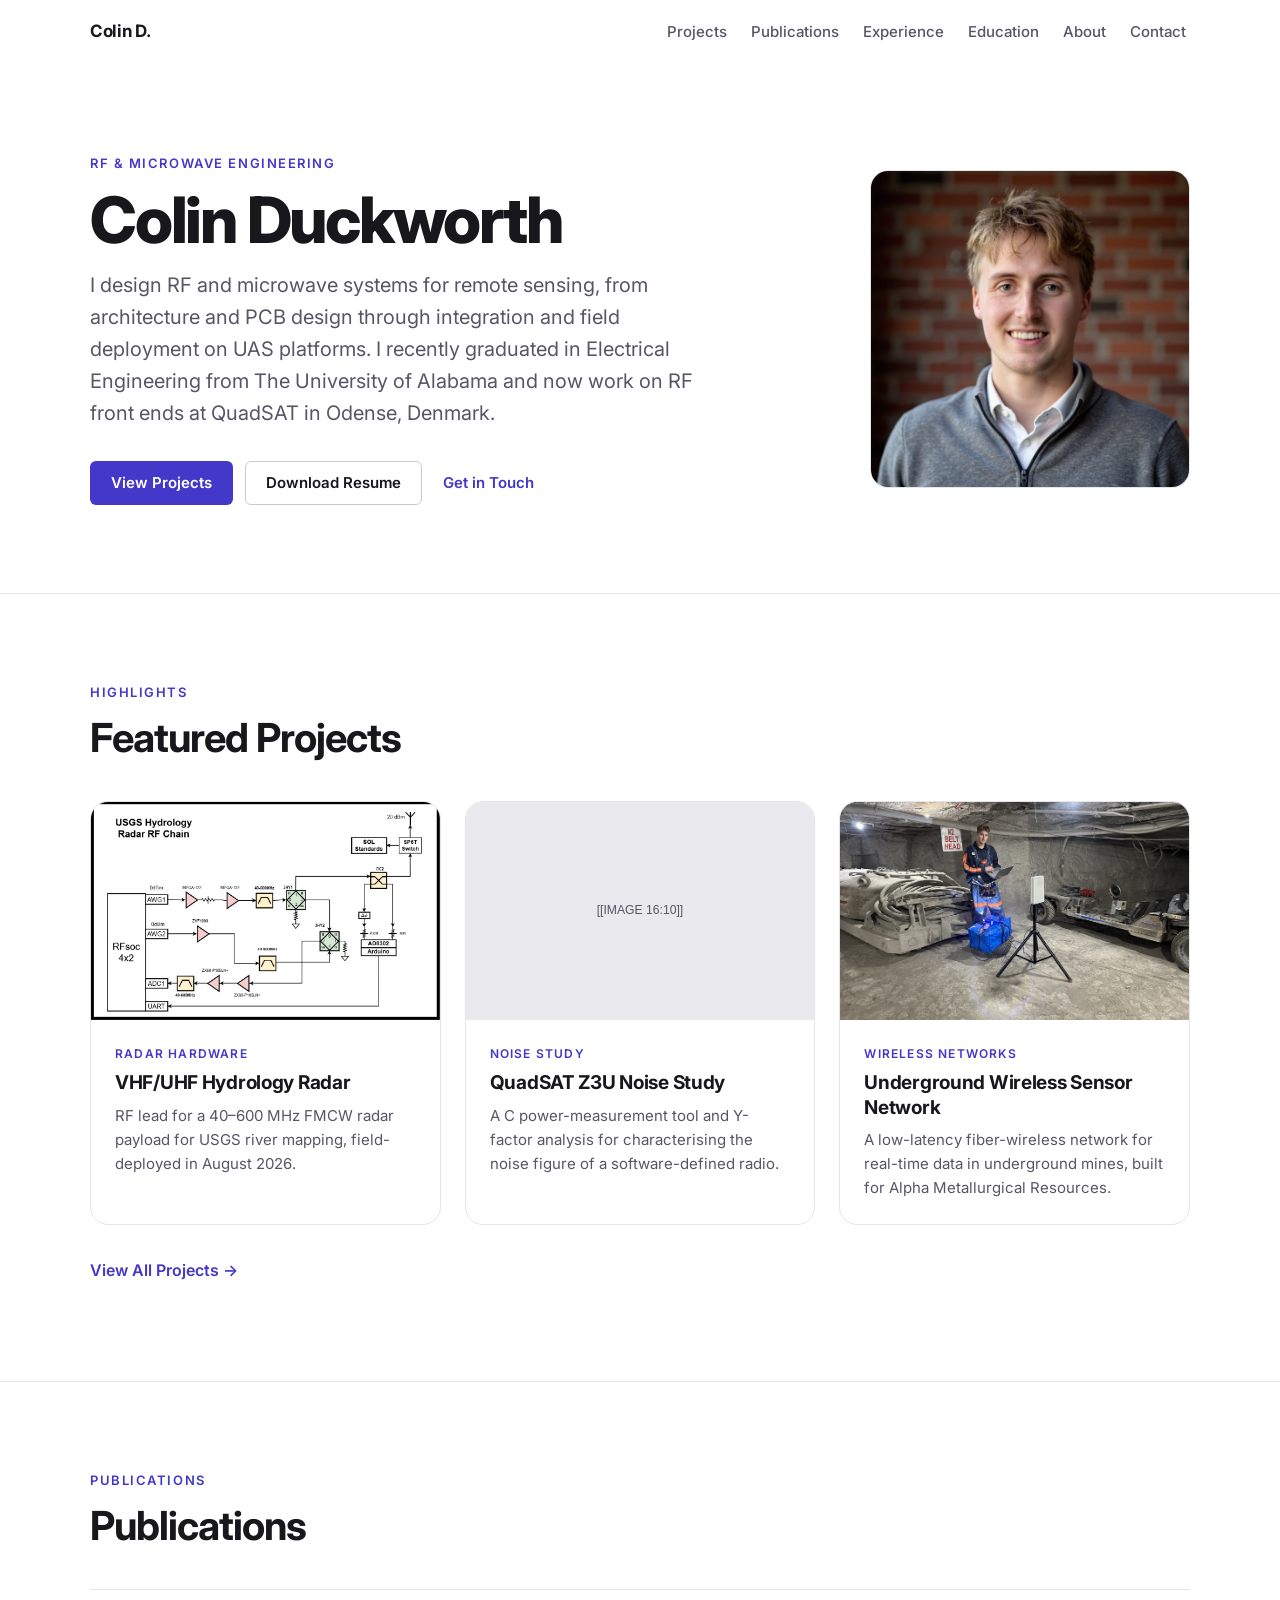
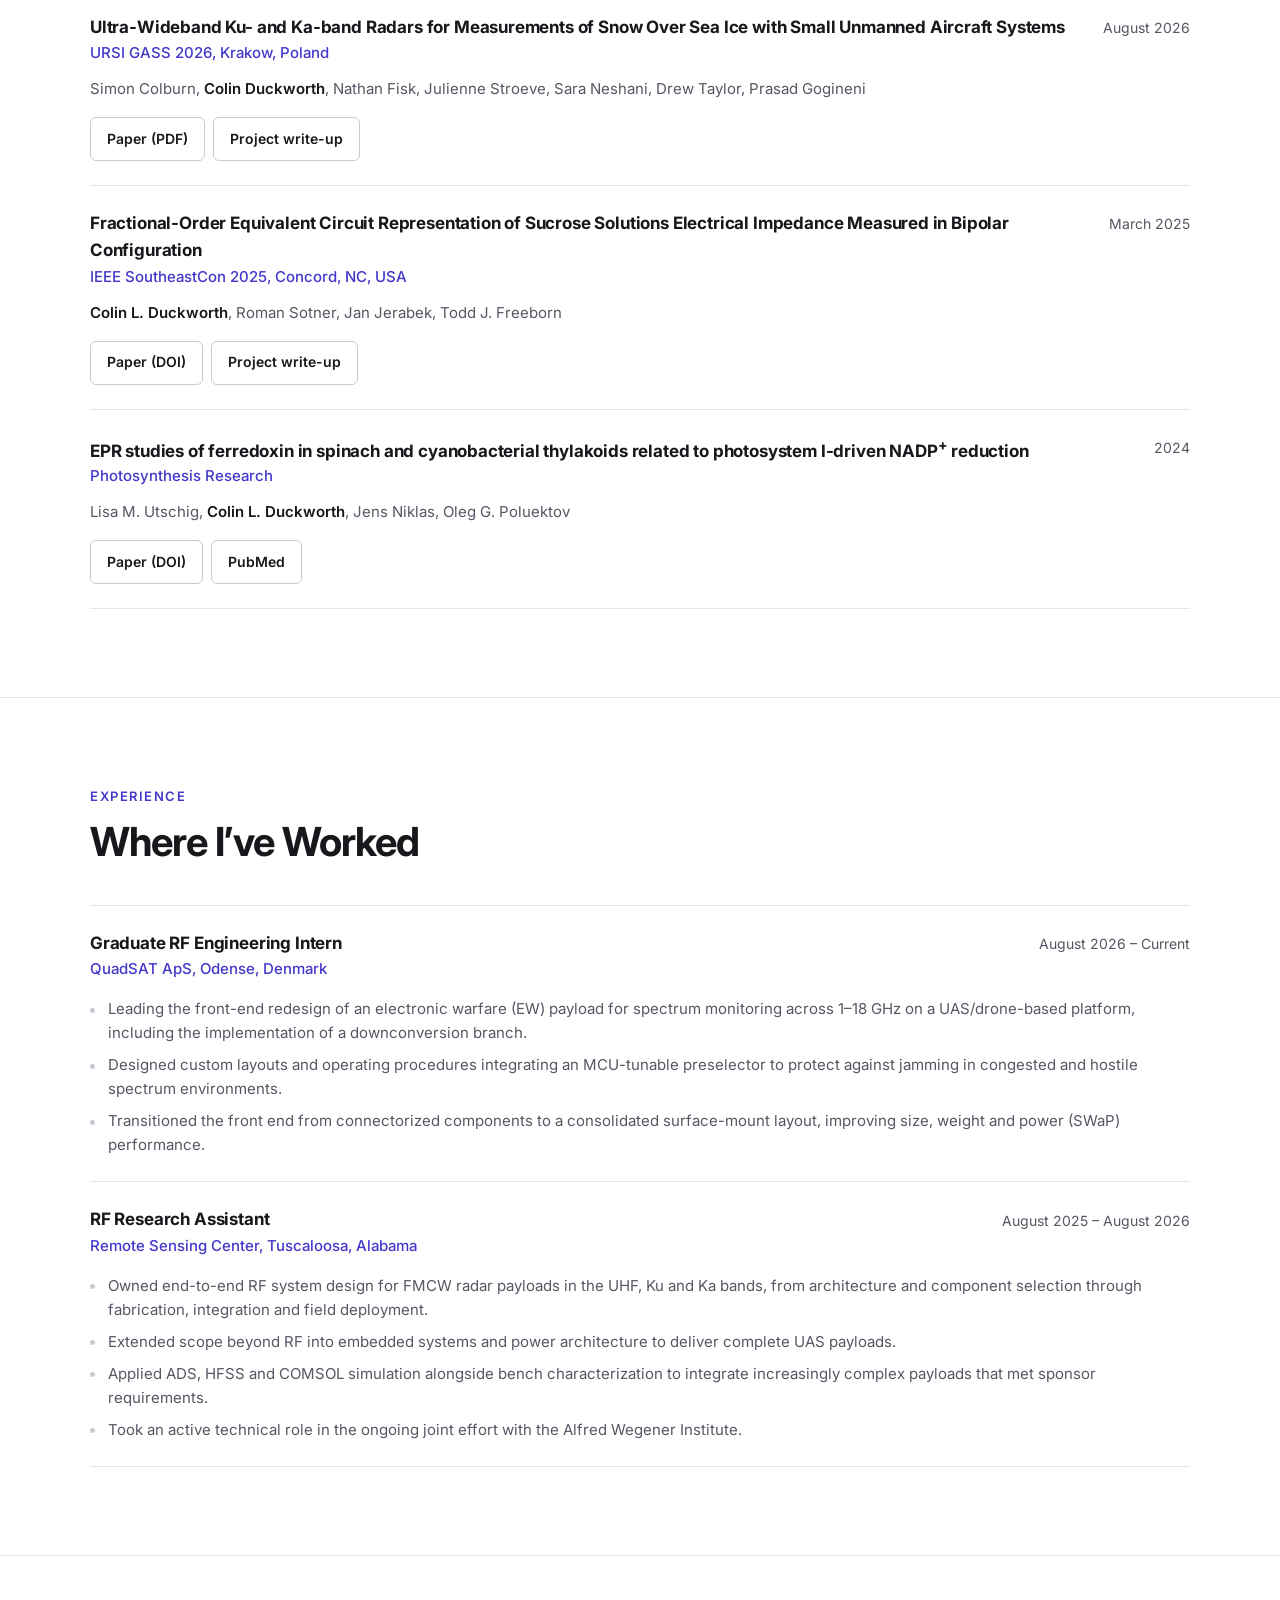
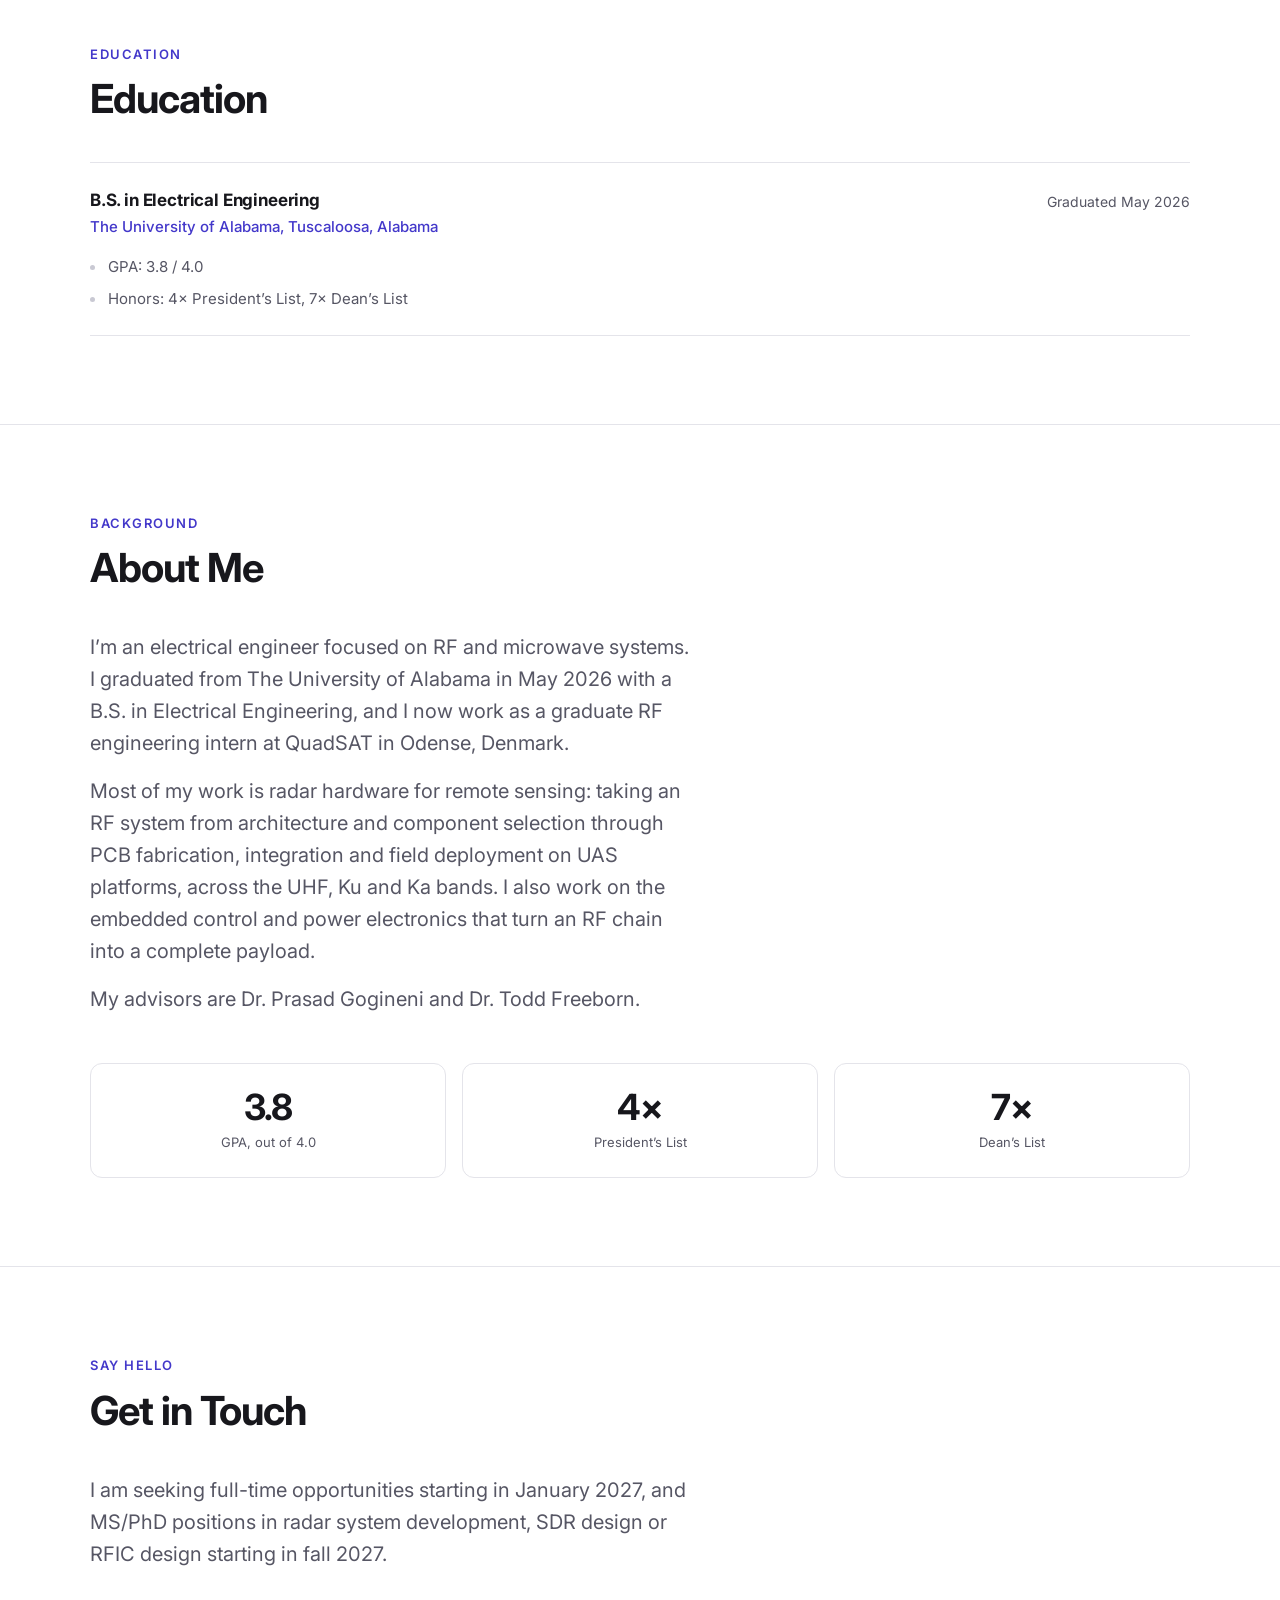
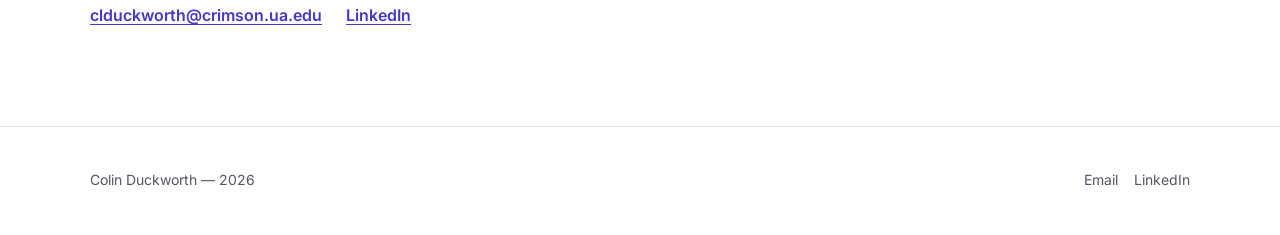
<file: personal_website/site/index.html>
<!doctype html>
<html lang="en">
<head>
  <meta charset="utf-8">
  <meta name="viewport" content="width=device-width, initial-scale=1">
  <title>Colin Duckworth | RF &amp; Microwave Engineering</title>
  <meta name="description" content="Colin Duckworth, RF and microwave engineer. Radar hardware for remote sensing, from architecture and PCB design through integration and field deployment on UAS platforms.">
  <link rel="canonical" href="https://[[DOMAIN]]/">
  <meta name="theme-color" content="#ffffff">

  <!-- Link previews (email, Slack, LinkedIn). Replace images/og-image.png with a real 1200x630 image. -->
  <meta property="og:type" content="website">
  <meta property="og:title" content="Colin Duckworth | RF &amp; Microwave Engineering">
  <meta property="og:description" content="Radar hardware for remote sensing, from architecture and PCB design through field deployment on UAS platforms.">
  <meta property="og:url" content="https://[[DOMAIN]]/">
  <meta property="og:image" content="https://[[DOMAIN]]/images/og-image.png">
  <meta name="twitter:card" content="summary_large_image">
  <meta name="twitter:title" content="Colin Duckworth | RF &amp; Microwave Engineering">
  <meta name="twitter:description" content="Radar hardware for remote sensing, from architecture and PCB design through field deployment on UAS platforms.">
  <meta name="twitter:image" content="https://[[DOMAIN]]/images/og-image.png">

  <link rel="icon" href="assets/favicon.svg" type="image/svg+xml">

  <!-- One font family, loaded with font-display: swap. The system stack in
       styles.css is used until it arrives, or if it is blocked. -->
  <link rel="preconnect" href="https://fonts.googleapis.com">
  <link rel="preconnect" href="https://fonts.gstatic.com" crossorigin>
  <link rel="stylesheet" href="https://fonts.googleapis.com/css2?family=Inter:wght@400;500;600;700;800&amp;display=swap">
  <link rel="stylesheet" href="css/styles.css">

  <!-- Marks that JS is available, so CSS can collapse the nav only then. -->
  <script>document.documentElement.classList.add('js');</script>

  <script type="application/ld+json">
  {
    "@context": "https://schema.org",
    "@type": "Person",
    "name": "Colin Duckworth",
    "jobTitle": "Graduate RF Engineering Intern",
    "alumniOf": "The University of Alabama",
    "url": "https://[[DOMAIN]]/",
    "sameAs": ["https://www.linkedin.com/in/colin-duckworth/"]
  }
  </script>
</head>
<body>
  <a class="skip-link" href="#main">Skip to content</a>

  <header class="site-header">
    <div class="container nav">
      <a class="brand" href="index.html">Colin D.</a>
      <button class="nav-toggle" type="button" aria-expanded="false" aria-controls="site-menu" aria-label="Open menu">
        <span class="nav-toggle-bar" aria-hidden="true"></span>
      </button>
      <nav class="nav-menu" id="site-menu" aria-label="Primary">
        <ul class="nav-links">
          <li><a href="projects.html">Projects</a></li>
          <li><a href="index.html#publications">Publications</a></li>
          <li><a href="index.html#experience">Experience</a></li>
          <li><a href="index.html#education">Education</a></li>
          <li><a href="index.html#about">About</a></li>
          <li><a href="index.html#contact">Contact</a></li>
        </ul>
      </nav>
    </div>
  </header>

  <main id="main">

    <!-- 1. Hero -->
    <section class="section hero" aria-labelledby="hero-title">
      <div class="container hero-grid">
        <div class="hero-copy">
          <p class="eyebrow">RF &amp; Microwave Engineering</p>
          <h1 id="hero-title">Colin Duckworth</h1>
          <p class="lead">I design RF and microwave systems for remote sensing, from architecture and PCB design through integration and field deployment on UAS platforms. I recently graduated in Electrical Engineering from The University of Alabama and now work on RF front ends at QuadSAT in Odense, Denmark.</p>
          <div class="actions">
            <a class="btn btn-primary" href="projects.html">View Projects</a>
            <a class="btn btn-secondary" href="assets/colin-duckworth-resume.pdf" target="_blank" rel="noopener">Download Resume</a>
            <a class="btn btn-text" href="mailto:clduckworth@crimson.ua.edu">Get in Touch</a>
          </div>
        </div>
        <!-- Hero photo: not lazy-loaded, it is above the fold. -->
        <img class="hero-photo" src="images/profile.jpg" width="697" height="694" alt="Portrait of Colin Duckworth, smiling, in a grey zip-neck sweater in front of a brick wall">
      </div>
    </section>

    <!-- 2. Featured projects: exactly three. The rest live on projects.html. -->
    <!--
      FEATURED CARD TEMPLATE. The href must be projects.html# followed by the
      id of a Tier 1 article on projects.html. Keep exactly three cards.

      <li>
        <a class="card" href="projects.html#your-project-slug">
          <img class="card-media" src="images/projects/your-project-slug/cover.jpg" width="1600" height="1000" loading="lazy" alt="Describe the cover image">
          <div class="card-body">
            <p class="card-tag">Category</p>
            <h3 class="card-title">Project title</h3>
            <p class="card-text">One sentence summary.</p>
          </div>
        </a>
      </li>
    -->
    <section class="section" aria-labelledby="featured-title">
      <div class="container">
        <div class="section-head">
          <p class="eyebrow">Highlights</p>
          <h2 class="h2" id="featured-title">Featured Projects</h2>
        </div>
        <ul class="card-grid card-grid-3">
          <li>
            <a class="card" href="projects.html#usgs-hydrology-radar">
              <img class="card-media" src="images/projects/usgs-hydrology-radar/rf-chain.jpg" width="1100" height="690" loading="lazy" alt="Block diagram of the hydrology radar RF chain, from the RFSoC through amplifiers, filters and hybrids to a single switched antenna">
              <div class="card-body">
                <p class="card-tag">Radar Hardware</p>
                <h3 class="card-title">VHF/UHF Hydrology Radar</h3>
                <p class="card-text">RF lead for a 40&ndash;600 MHz FMCW radar payload for USGS river mapping, field-deployed in August 2026.</p>
              </div>
            </a>
          </li>
          <li>
            <a class="card" href="projects.html#quadsat-z3u-noise-study">
              <img class="card-media" src="images/placeholder-16x10.svg" width="1600" height="1000" loading="lazy" alt="[[ALT TEXT: cover image for the Z3U noise study]]">
              <div class="card-body">
                <p class="card-tag">Noise Study</p>
                <h3 class="card-title">QuadSAT Z3U Noise Study</h3>
                <p class="card-text">A C power-measurement tool and Y-factor analysis for characterising the noise figure of a software-defined radio.</p>
              </div>
            </a>
          </li>
          <li>
            <a class="card" href="projects.html#underground-sensor-network">
              <img class="card-media" src="images/projects/underground-sensor-network/field-test.jpg" width="1600" height="1200" loading="lazy" alt="An engineer holding a laptop beside a tripod-mounted panel antenna in an underground mine">
              <div class="card-body">
                <p class="card-tag">Wireless Networks</p>
                <h3 class="card-title">Underground Wireless Sensor Network</h3>
                <p class="card-text">A low-latency fiber-wireless network for real-time data in underground mines, built for Alpha Metallurgical Resources.</p>
              </div>
            </a>
          </li>
        </ul>
        <a class="more-link" href="projects.html">View All Projects &rarr;</a>
      </div>
    </section>

    <!-- 3. Publications. Most recent first. -->
    <!--
      PUBLICATION TEMPLATE: copy one <li> and paste it at the top of the list.
      Delete the .pub-links block if there is no link yet.

      <li>
        <div>
          <h3 class="entry-title">Paper title</h3>
          <p class="entry-org">Journal or conference</p>
        </div>
        <p class="entry-date">2026</p>
        <p class="pub-authors">Author One, <strong>Colin Duckworth</strong>, Author Three</p>
        <div class="pub-links">
          <a class="btn btn-secondary btn-sm" href="URL" target="_blank" rel="noopener">Paper</a>
        </div>
      </li>
    -->
    <section class="section" id="publications" aria-labelledby="publications-title">
      <div class="container">
        <div class="section-head">
          <p class="eyebrow">Publications</p>
          <h2 class="h2" id="publications-title">Publications</h2>
        </div>
        <ul class="entries">
          <li>
            <div>
              <h3 class="entry-title">Ultra-Wideband Ku- and Ka-band Radars for Measurements of Snow Over Sea Ice with Small Unmanned Aircraft Systems</h3>
              <p class="entry-org">URSI GASS 2026, Krakow, Poland</p>
            </div>
            <p class="entry-date">August 2026</p>
            <p class="pub-authors">Simon Colburn, <strong>Colin Duckworth</strong>, Nathan Fisk, Julienne Stroeve, Sara Neshani, Drew Taylor, Prasad Gogineni</p>
            <div class="pub-links">
              <a class="btn btn-secondary btn-sm" href="https://www.ursi.org/proceedings/procGA26/papers/2880.pdf" target="_blank" rel="noopener">Paper (PDF)</a>
              <a class="btn btn-secondary btn-sm" href="projects.html#ku-ka-glaciology-radar">Project write-up</a>
            </div>
          </li>
          <li>
            <div>
              <h3 class="entry-title">Fractional-Order Equivalent Circuit Representation of Sucrose Solutions Electrical Impedance Measured in Bipolar Configuration</h3>
              <p class="entry-org">IEEE SoutheastCon 2025, Concord, NC, USA</p>
            </div>
            <p class="entry-date">March 2025</p>
            <p class="pub-authors"><strong>Colin L. Duckworth</strong>, Roman Sotner, Jan Jerabek, Todd J. Freeborn</p>
            <div class="pub-links">
              <a class="btn btn-secondary btn-sm" href="https://doi.org/10.1109/SoutheastCon56624.2025.10971635" target="_blank" rel="noopener">Paper (DOI)</a>
              <a class="btn btn-secondary btn-sm" href="projects.html#impedance-spectroscopy">Project write-up</a>
            </div>
          </li>
          <li>
            <div>
              <h3 class="entry-title">EPR studies of ferredoxin in spinach and cyanobacterial thylakoids related to photosystem I-driven NADP<sup>+</sup> reduction</h3>
              <p class="entry-org">Photosynthesis Research</p>
            </div>
            <p class="entry-date">2024</p>
            <p class="pub-authors">Lisa M. Utschig, <strong>Colin L. Duckworth</strong>, Jens Niklas, Oleg G. Poluektov</p>
            <div class="pub-links">
              <a class="btn btn-secondary btn-sm" href="https://doi.org/10.1007/s11120-023-01072-4" target="_blank" rel="noopener">Paper (DOI)</a>
              <a class="btn btn-secondary btn-sm" href="https://pubmed.ncbi.nlm.nih.gov/38441791/" target="_blank" rel="noopener">PubMed</a>
            </div>
          </li>
        </ul>
      </div>
    </section>

    <!-- 4. Experience (most recent first) -->
    <!--
      EXPERIENCE TEMPLATE: copy one <li> and paste it at the top of the list.

      <li>
        <div>
          <h3 class="entry-title">Role</h3>
          <p class="entry-org">Organization, Location</p>
        </div>
        <p class="entry-date">Mon YYYY &ndash; Present</p>
        <ul class="entry-bullets">
          <li>What you did, results first.</li>
        </ul>
      </li>
    -->
    <section class="section" id="experience" aria-labelledby="experience-title">
      <div class="container">
        <div class="section-head">
          <p class="eyebrow">Experience</p>
          <h2 class="h2" id="experience-title">Where I&rsquo;ve Worked</h2>
        </div>
        <ul class="entries">
          <li>
            <div>
              <h3 class="entry-title">Graduate RF Engineering Intern</h3>
              <p class="entry-org">QuadSAT ApS, Odense, Denmark</p>
            </div>
            <p class="entry-date">August 2026 &ndash; Current</p>
            <ul class="entry-bullets">
              <li>Leading the front-end redesign of an electronic warfare (EW) payload for spectrum monitoring across 1&ndash;18 GHz on a UAS/drone-based platform, including the implementation of a downconversion branch.</li>
              <li>Designed custom layouts and operating procedures integrating an MCU-tunable preselector to protect against jamming in congested and hostile spectrum environments.</li>
              <li>Transitioned the front end from connectorized components to a consolidated surface-mount layout, improving size, weight and power (SWaP) performance.</li>
            </ul>
          </li>
          <li>
            <div>
              <h3 class="entry-title">RF Research Assistant</h3>
              <p class="entry-org">Remote Sensing Center, Tuscaloosa, Alabama</p>
            </div>
            <p class="entry-date">August 2025 &ndash; August 2026</p>
            <ul class="entry-bullets">
              <li>Owned end-to-end RF system design for FMCW radar payloads in the UHF, Ku and Ka bands, from architecture and component selection through fabrication, integration and field deployment.</li>
              <li>Extended scope beyond RF into embedded systems and power architecture to deliver complete UAS payloads.</li>
              <li>Applied ADS, HFSS and COMSOL simulation alongside bench characterization to integrate increasingly complex payloads that met sponsor requirements.</li>
              <li>Took an active technical role in the ongoing joint effort with the Alfred Wegener Institute.</li>
            </ul>
          </li>
        </ul>
      </div>
    </section>

    <!-- 5. Education (most recent first) -->
    <section class="section" id="education" aria-labelledby="education-title">
      <div class="container">
        <div class="section-head">
          <p class="eyebrow">Education</p>
          <h2 class="h2" id="education-title">Education</h2>
        </div>
        <ul class="entries">
          <li>
            <div>
              <h3 class="entry-title">B.S. in Electrical Engineering</h3>
              <p class="entry-org">The University of Alabama, Tuscaloosa, Alabama</p>
            </div>
            <p class="entry-date">Graduated May 2026</p>
            <ul class="entry-details">
              <li>GPA: 3.8 / 4.0</li>
              <li>Honors: 4&times; President&rsquo;s List, 7&times; Dean&rsquo;s List</li>
            </ul>
          </li>
        </ul>
      </div>
    </section>

    <!-- 6. About -->
    <section class="section" id="about" aria-labelledby="about-title">
      <div class="container">
        <div class="section-head">
          <p class="eyebrow">Background</p>
          <h2 class="h2" id="about-title">About Me</h2>
        </div>
        <div class="lead prose">
          <p>I&rsquo;m an electrical engineer focused on RF and microwave systems. I graduated from The University of Alabama in May 2026 with a B.S. in Electrical Engineering, and I now work as a graduate RF engineering intern at QuadSAT in Odense, Denmark.</p>
          <p>Most of my work is radar hardware for remote sensing: taking an RF system from architecture and component selection through PCB fabrication, integration and field deployment on UAS platforms, across the UHF, Ku and Ka bands. I also work on the embedded control and power electronics that turn an RF chain into a complete payload.</p>
          <p>My advisors are Dr. Prasad Gogineni and Dr. Todd Freeborn.</p>
        </div>
        <ul class="stats">
          <li class="stat"><span class="stat-num">3.8</span><span class="stat-label">GPA, out of 4.0</span></li>
          <li class="stat"><span class="stat-num">4&times;</span><span class="stat-label">President&rsquo;s List</span></li>
          <li class="stat"><span class="stat-num">7&times;</span><span class="stat-label">Dean&rsquo;s List</span></li>
        </ul>
      </div>
    </section>

    <!-- 7. Contact. Add a GitHub or Google Scholar / ORCID link here (and in the footer) when you have one. -->
    <section class="section" id="contact" aria-labelledby="contact-title">
      <div class="container">
        <div class="section-head">
          <p class="eyebrow">Say Hello</p>
          <h2 class="h2" id="contact-title">Get in Touch</h2>
        </div>
        <p class="lead">I am seeking full-time opportunities starting in January 2027, and MS/PhD positions in radar system development, SDR design or RFIC design starting in fall 2027.</p>
        <div class="contact-links">
          <a href="mailto:clduckworth@crimson.ua.edu">clduckworth@crimson.ua.edu</a>
          <a href="https://www.linkedin.com/in/colin-duckworth/" target="_blank" rel="noopener">LinkedIn</a>
        </div>
      </div>
    </section>

  </main>

  <footer class="site-footer">
    <div class="container footer-inner">
      <p>Colin Duckworth &mdash; <span data-year>2026</span></p>
      <ul class="footer-links">
        <li><a href="mailto:clduckworth@crimson.ua.edu">Email</a></li>
        <li><a href="https://www.linkedin.com/in/colin-duckworth/" target="_blank" rel="noopener">LinkedIn</a></li>
      </ul>
    </div>
  </footer>

  <script src="js/main.js" defer></script>
</body>
</html>
</file>
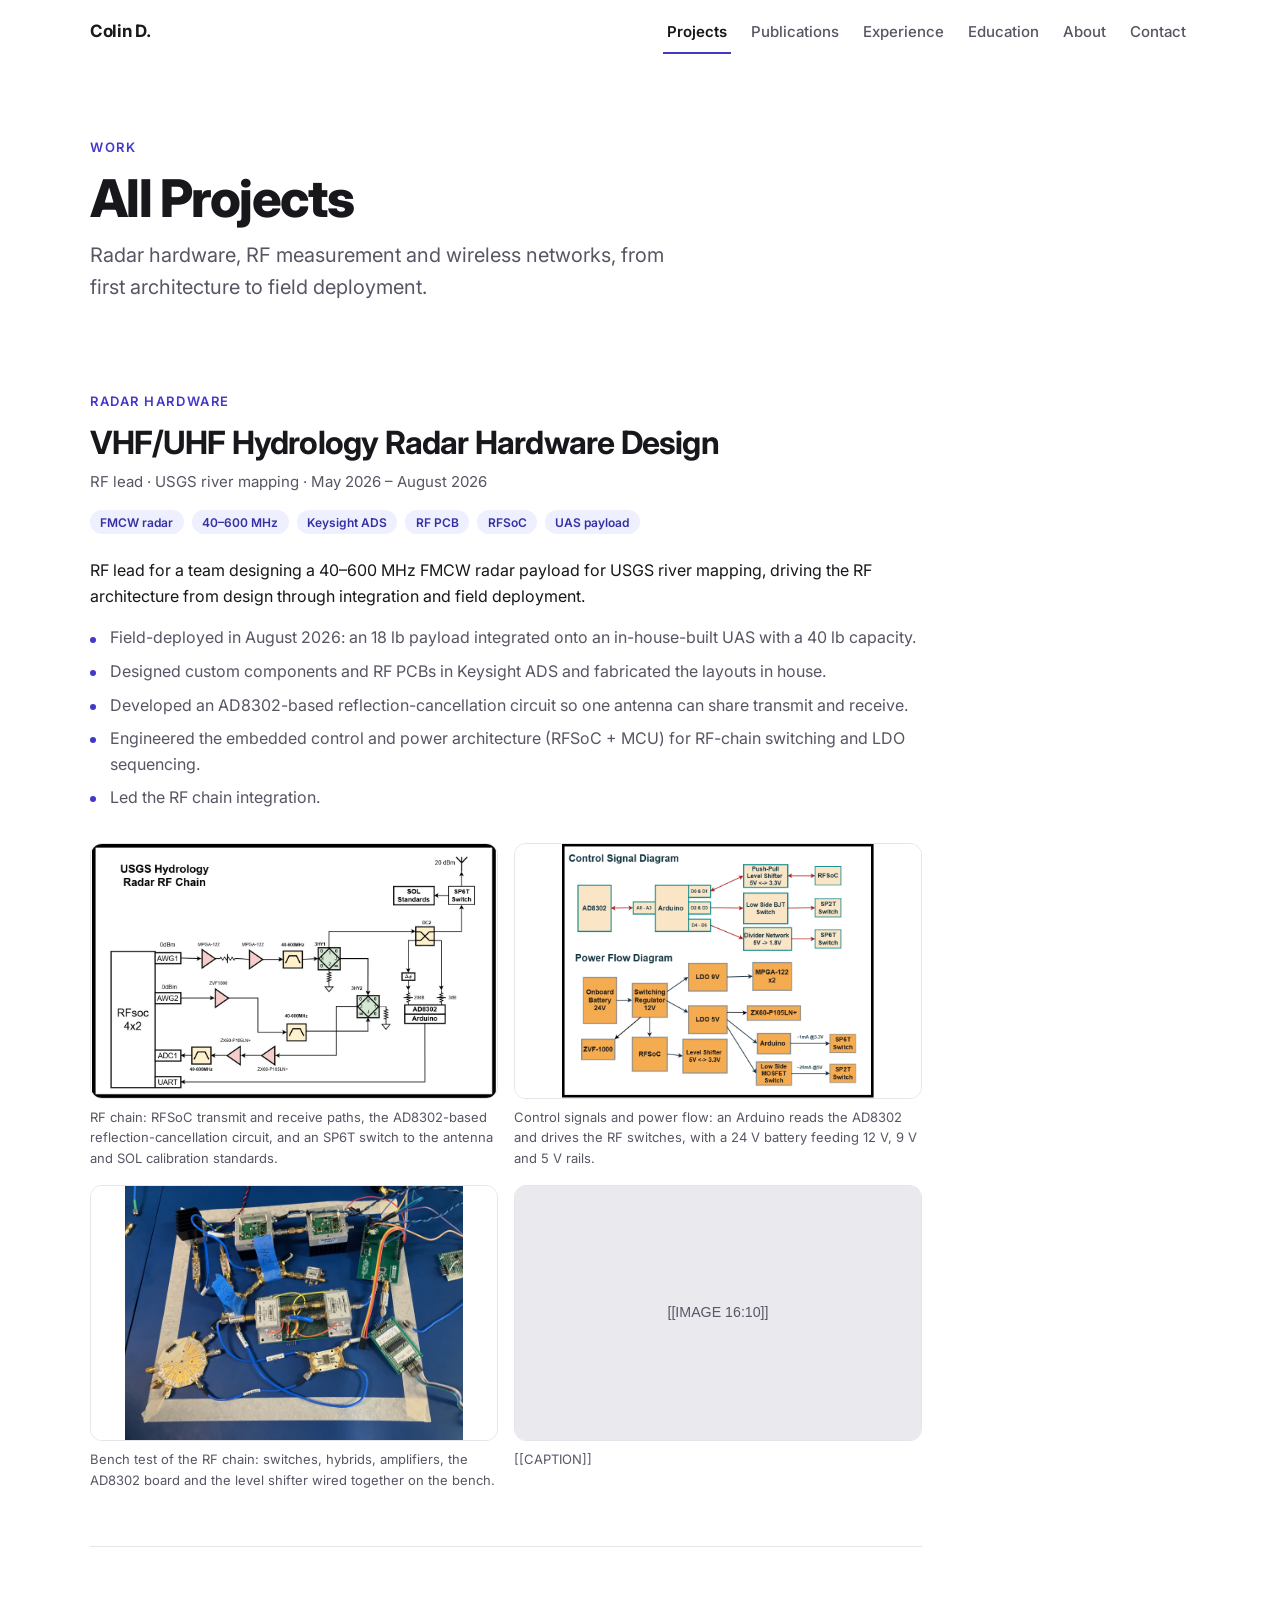
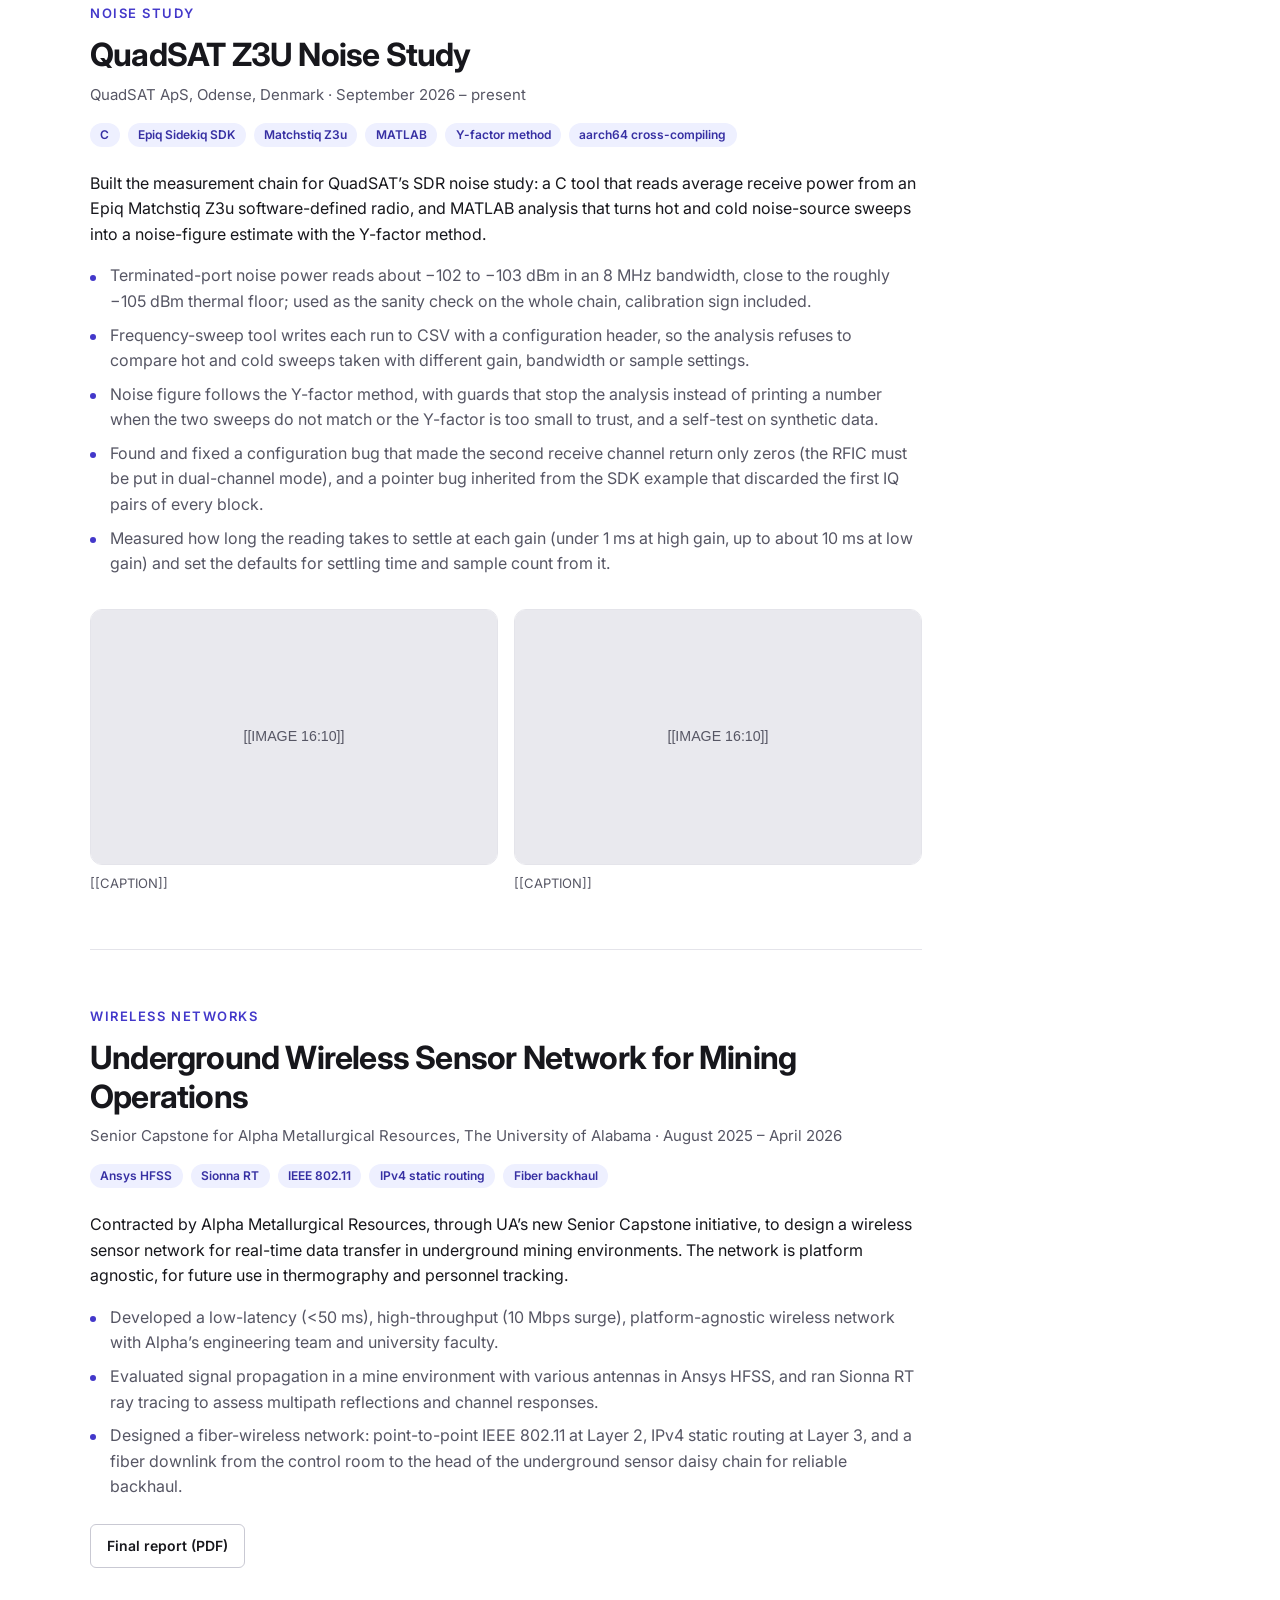
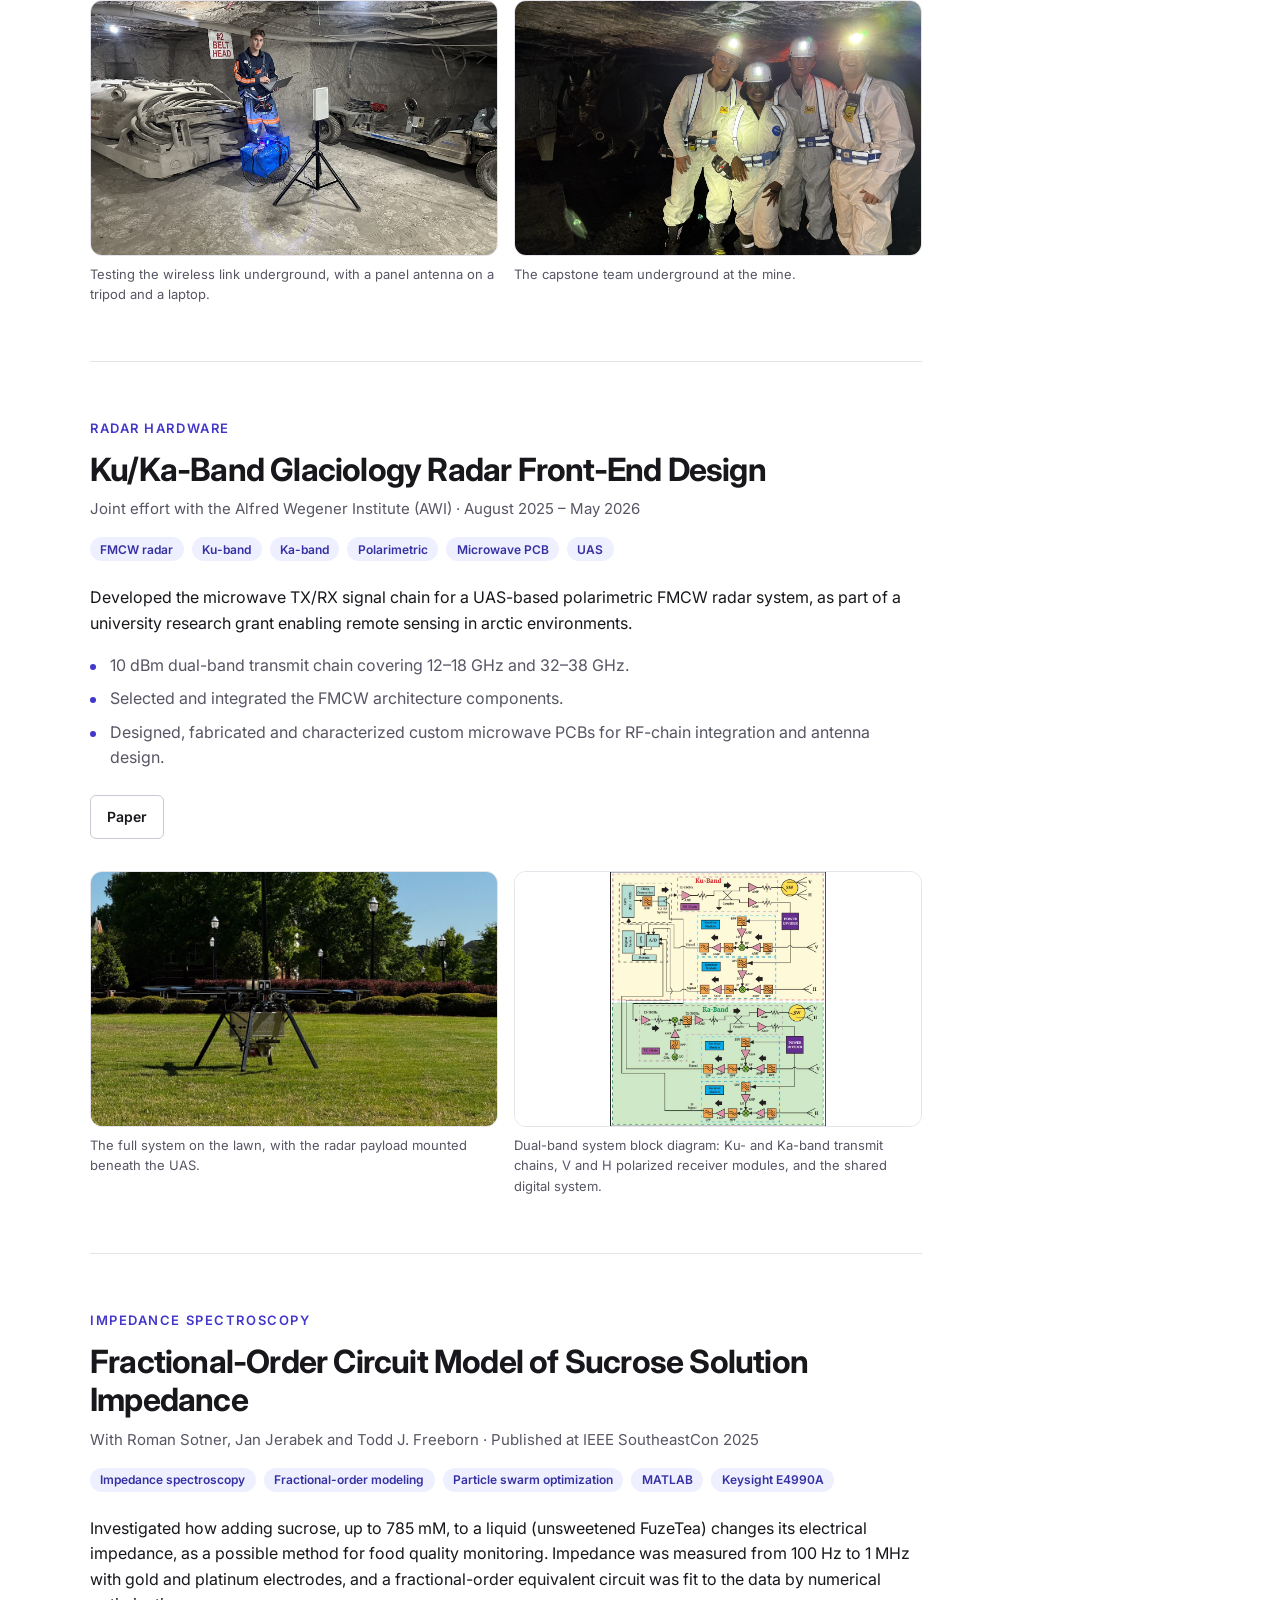
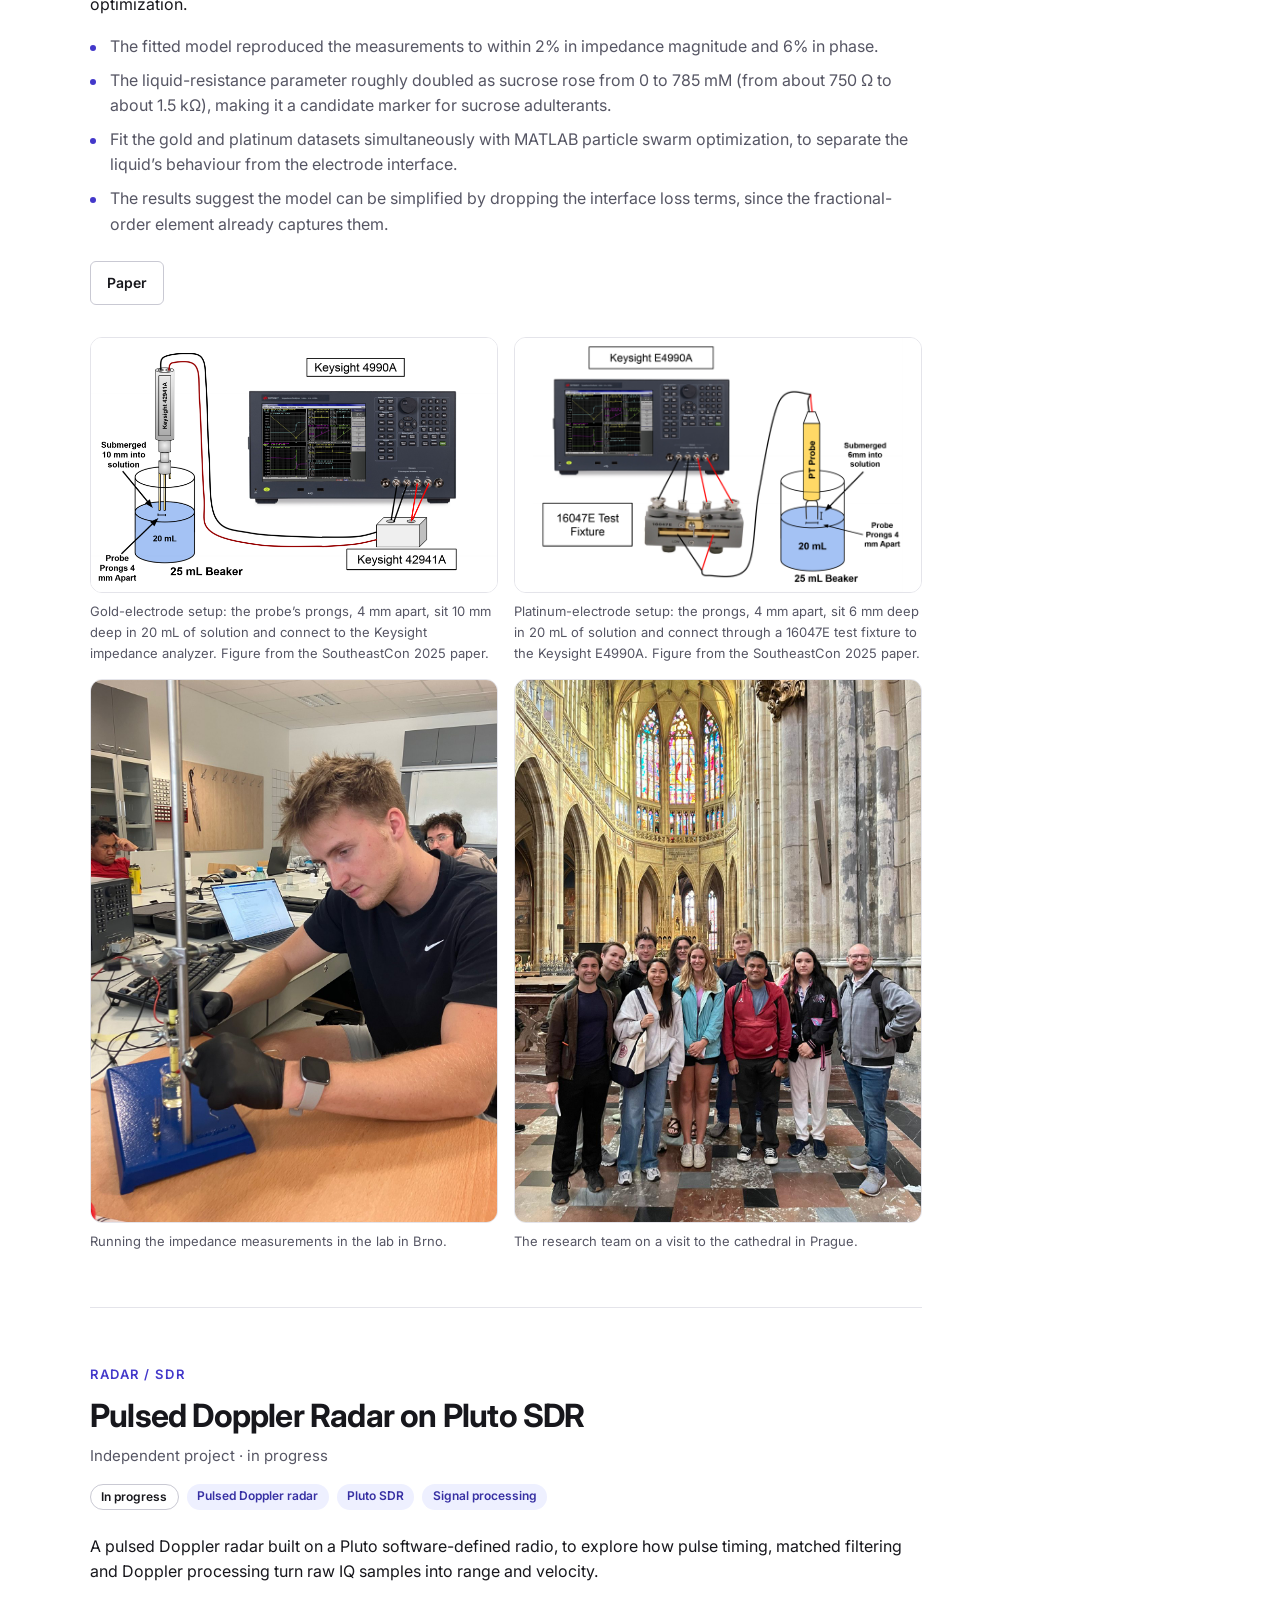
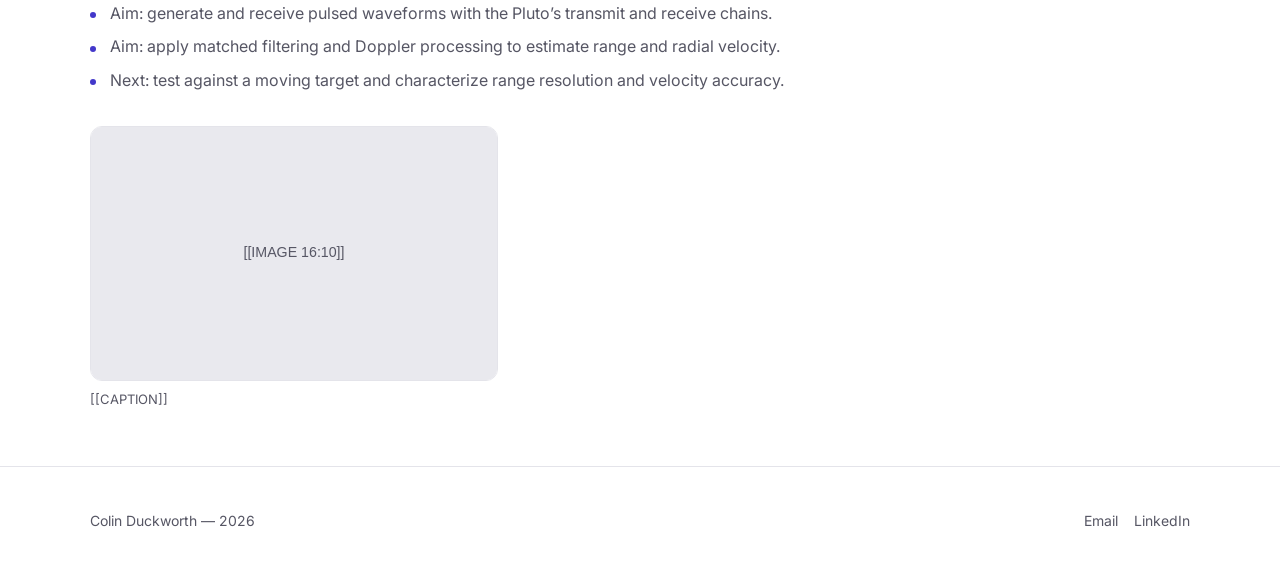
<file: personal_website/site/projects.html>
<!doctype html>
<html lang="en">
<head>
  <meta charset="utf-8">
  <meta name="viewport" content="width=device-width, initial-scale=1">
  <title>Projects | Colin Duckworth</title>
  <meta name="description" content="Projects by Colin Duckworth: radar hardware, RF measurement and wireless networks, from design through field deployment.">
  <link rel="canonical" href="https://[[DOMAIN]]/projects.html">
  <meta name="theme-color" content="#ffffff">

  <meta property="og:type" content="website">
  <meta property="og:title" content="Projects | Colin Duckworth">
  <meta property="og:description" content="Radar hardware, RF measurement and wireless networks, from design through field deployment.">
  <meta property="og:url" content="https://[[DOMAIN]]/projects.html">
  <meta property="og:image" content="https://[[DOMAIN]]/images/og-image.png">
  <meta name="twitter:card" content="summary_large_image">
  <meta name="twitter:title" content="Projects | Colin Duckworth">
  <meta name="twitter:description" content="Radar hardware, RF measurement and wireless networks, from design through field deployment.">
  <meta name="twitter:image" content="https://[[DOMAIN]]/images/og-image.png">

  <link rel="icon" href="assets/favicon.svg" type="image/svg+xml">

  <link rel="preconnect" href="https://fonts.googleapis.com">
  <link rel="preconnect" href="https://fonts.gstatic.com" crossorigin>
  <link rel="stylesheet" href="https://fonts.googleapis.com/css2?family=Inter:wght@400;500;600;700;800&amp;display=swap">
  <link rel="stylesheet" href="css/styles.css">

  <script>document.documentElement.classList.add('js');</script>
</head>
<body>
  <a class="skip-link" href="#main">Skip to content</a>

  <header class="site-header">
    <div class="container nav">
      <a class="brand" href="index.html">Colin D.</a>
      <button class="nav-toggle" type="button" aria-expanded="false" aria-controls="site-menu" aria-label="Open menu">
        <span class="nav-toggle-bar" aria-hidden="true"></span>
      </button>
      <nav class="nav-menu" id="site-menu" aria-label="Primary">
        <ul class="nav-links">
          <li><a href="projects.html" aria-current="page">Projects</a></li>
          <li><a href="index.html#publications">Publications</a></li>
          <li><a href="index.html#experience">Experience</a></li>
          <li><a href="index.html#education">Education</a></li>
          <li><a href="index.html#about">About</a></li>
          <li><a href="index.html#contact">Contact</a></li>
        </ul>
      </nav>
    </div>
  </header>

  <main id="main">

    <header class="container page-header">
      <p class="eyebrow">Work</p>
      <h1>All Projects</h1>
      <p class="lead">Radar hardware, RF measurement and wireless networks, from first architecture to field deployment.</p>
    </header>

    <!-- TIER 1: flagship projects. Full write-ups, stacked. -->
    <!--
      TIER 1 TEMPLATE: copy from <article> to </article>, paste it after the
      last article, then edit. Rules:
        - The id is the project's URL slug: lowercase, hyphens, unique. The
          home page card links to projects.html#<this id>.
        - Keep aria-labelledby equal to the id of the h2 inside.
        - Delete any button in .project-links that you have no link for, and
          the whole .project-links div if there are none.
        - Put images in images/projects/<slug>/. Every image needs a real
          width, height and alt text. The link around it is the full-size file.
        - To mark a project as in progress, add the first tag shown below.

      <article class="project" id="your-project-slug" aria-labelledby="your-project-slug-title">
        <p class="eyebrow">Category</p>
        <h2 id="your-project-slug-title">Project title</h2>
        <p class="project-context">Organization, lab, course or client. Mon YYYY to Mon YYYY</p>
        <ul class="tags">
          <li class="tag tag-status">In progress</li>
          <li class="tag">Tool</li>
        </ul>
        <p class="project-description">Two to four sentences on the problem and what you built.</p>
        <ul class="project-points">
          <li>What you did, results first, with numbers where possible.</li>
        </ul>
        <div class="project-links">
          <a class="btn btn-secondary btn-sm" href="URL" target="_blank" rel="noopener">Paper</a>
          <a class="btn btn-secondary btn-sm" href="URL" target="_blank" rel="noopener">Poster</a>
          <a class="btn btn-secondary btn-sm" href="URL" target="_blank" rel="noopener">Code</a>
          <a class="btn btn-secondary btn-sm" href="URL" target="_blank" rel="noopener">Demo</a>
          <a class="btn btn-secondary btn-sm" href="URL" target="_blank" rel="noopener">Slides</a>
        </div>
        <div class="gallery">
          <figure>
            <a class="gallery-link" href="images/projects/your-project-slug/figure-1.jpg" data-lightbox>
              <img src="images/projects/your-project-slug/figure-1.jpg" width="1600" height="1000" loading="lazy" alt="Describe what the image shows">
            </a>
            <figcaption>Short caption.</figcaption>
          </figure>
        </div>
      </article>
    -->
    <section class="container flagship" aria-label="Flagship projects">

      <article class="project" id="usgs-hydrology-radar" aria-labelledby="usgs-hydrology-radar-title">
        <p class="eyebrow">Radar Hardware</p>
        <h2 id="usgs-hydrology-radar-title">VHF/UHF Hydrology Radar Hardware Design</h2>
        <p class="project-context">RF lead &middot; USGS river mapping &middot; May 2026 &ndash; August 2026</p>
        <ul class="tags">
          <li class="tag">FMCW radar</li>
          <li class="tag">40&ndash;600 MHz</li>
          <li class="tag">Keysight ADS</li>
          <li class="tag">RF PCB</li>
          <li class="tag">RFSoC</li>
          <li class="tag">UAS payload</li>
        </ul>
        <p class="project-description">RF lead for a team designing a 40&ndash;600 MHz FMCW radar payload for USGS river mapping, driving the RF architecture from design through integration and field deployment.</p>
        <ul class="project-points">
          <li>Field-deployed in August 2026: an 18 lb payload integrated onto an in-house-built UAS with a 40 lb capacity.</li>
          <li>Designed custom components and RF PCBs in Keysight ADS and fabricated the layouts in house.</li>
          <li>Developed an AD8302-based reflection-cancellation circuit so one antenna can share transmit and receive.</li>
          <li>Engineered the embedded control and power architecture (RFSoC + MCU) for RF-chain switching and LDO sequencing.</li>
          <li>Led the RF chain integration.</li>
        </ul>
        <div class="gallery">
          <figure>
            <a class="gallery-link" href="images/projects/usgs-hydrology-radar/rf-chain.jpg" data-lightbox>
              <img class="fit-contain" src="images/projects/usgs-hydrology-radar/rf-chain.jpg" width="1100" height="690" loading="lazy" alt="Block diagram of the hydrology radar RF chain: RFSoC transmit and receive paths, hybrids, a directional coupler feeding an AD8302 reflection-cancellation circuit, and an SP6T switch to the antenna and SOL standards">
            </a>
            <figcaption>RF chain: RFSoC transmit and receive paths, the AD8302-based reflection-cancellation circuit, and an SP6T switch to the antenna and SOL calibration standards.</figcaption>
          </figure>
          <figure>
            <a class="gallery-link" href="images/projects/usgs-hydrology-radar/control-and-power.png" data-lightbox>
              <img class="fit-contain" src="images/projects/usgs-hydrology-radar/control-and-power.png" width="848" height="688" loading="lazy" alt="Two diagrams: control signals between the AD8302, an Arduino, a level shifter to the RFSoC and the RF switches, and power flow from a 24 V battery through 12 V, 9 V and 5 V rails">
            </a>
            <figcaption>Control signals and power flow: an Arduino reads the AD8302 and drives the RF switches, with a 24 V battery feeding 12 V, 9 V and 5 V rails.</figcaption>
          </figure>
          <figure>
            <a class="gallery-link" href="images/projects/usgs-hydrology-radar/bench-test.jpg" data-lightbox>
              <img class="fit-contain" src="images/projects/usgs-hydrology-radar/bench-test.jpg" width="1600" height="1200" loading="lazy" alt="Overhead view of the RF chain bench test: two Mini-Circuits switches on a protoboard, hybrids labelled 3HY1 and 3HY2, a gold RF board, amplifiers on heat sinks, an AD8302 shield and a level-shifter board, joined by blue semi-rigid cables on a taped-off bench">
            </a>
            <figcaption>Bench test of the RF chain: switches, hybrids, amplifiers, the AD8302 board and the level shifter wired together on the bench.</figcaption>
          </figure>
          <!-- PLACEHOLDER: fourth photo for this project. Swap in the real image,
               alt text and caption, or delete this figure. -->
          <figure>
            <a class="gallery-link" href="images/placeholder-16x10.svg" data-lightbox>
              <img src="images/placeholder-16x10.svg" width="1600" height="1000" loading="lazy" alt="[[ALT TEXT: figure 4 of the hydrology radar project]]">
            </a>
            <figcaption>[[CAPTION]]</figcaption>
          </figure>
        </div>
      </article>

      <article class="project" id="quadsat-z3u-noise-study" aria-labelledby="quadsat-z3u-noise-study-title">
        <p class="eyebrow">Noise Study</p>
        <h2 id="quadsat-z3u-noise-study-title">QuadSAT Z3U Noise Study</h2>
        <p class="project-context">QuadSAT ApS, Odense, Denmark &middot; September 2026 &ndash; present</p>
        <ul class="tags">
          <li class="tag">C</li>
          <li class="tag">Epiq Sidekiq SDK</li>
          <li class="tag">Matchstiq Z3u</li>
          <li class="tag">MATLAB</li>
          <li class="tag">Y-factor method</li>
          <li class="tag">aarch64 cross-compiling</li>
        </ul>
        <p class="project-description">Built the measurement chain for QuadSAT&rsquo;s SDR noise study: a C tool that reads average receive power from an Epiq Matchstiq Z3u software-defined radio, and MATLAB analysis that turns hot and cold noise-source sweeps into a noise-figure estimate with the Y-factor method.</p>
        <ul class="project-points">
          <li>Terminated-port noise power reads about &minus;102 to &minus;103 dBm in an 8 MHz bandwidth, close to the roughly &minus;105 dBm thermal floor; used as the sanity check on the whole chain, calibration sign included.</li>
          <li>Frequency-sweep tool writes each run to CSV with a configuration header, so the analysis refuses to compare hot and cold sweeps taken with different gain, bandwidth or sample settings.</li>
          <li>Noise figure follows the Y-factor method, with guards that stop the analysis instead of printing a number when the two sweeps do not match or the Y-factor is too small to trust, and a self-test on synthetic data.</li>
          <li>Found and fixed a configuration bug that made the second receive channel return only zeros (the RFIC must be put in dual-channel mode), and a pointer bug inherited from the SDK example that discarded the first IQ pairs of every block.</li>
          <li>Measured how long the reading takes to settle at each gain (under 1 ms at high gain, up to about 10 ms at low gain) and set the defaults for settling time and sample count from it.</li>
        </ul>
        <!-- No Code button: the repository is private. -->
        <div class="gallery">
          <figure>
            <a class="gallery-link" href="images/placeholder-16x10.svg" data-lightbox>
              <img src="images/placeholder-16x10.svg" width="1600" height="1000" loading="lazy" alt="[[ALT TEXT: figure 1 of the Z3U noise study]]">
            </a>
            <figcaption>[[CAPTION]]</figcaption>
          </figure>
          <figure>
            <a class="gallery-link" href="images/placeholder-16x10.svg" data-lightbox>
              <img src="images/placeholder-16x10.svg" width="1600" height="1000" loading="lazy" alt="[[ALT TEXT: figure 2 of the Z3U noise study]]">
            </a>
            <figcaption>[[CAPTION]]</figcaption>
          </figure>
        </div>
      </article>

      <article class="project" id="underground-sensor-network" aria-labelledby="underground-sensor-network-title">
        <p class="eyebrow">Wireless Networks</p>
        <h2 id="underground-sensor-network-title">Underground Wireless Sensor Network for Mining Operations</h2>
        <p class="project-context">Senior Capstone for Alpha Metallurgical Resources, The University of Alabama &middot; August 2025 &ndash; April 2026</p>
        <ul class="tags">
          <li class="tag">Ansys HFSS</li>
          <li class="tag">Sionna RT</li>
          <li class="tag">IEEE 802.11</li>
          <li class="tag">IPv4 static routing</li>
          <li class="tag">Fiber backhaul</li>
        </ul>
        <p class="project-description">Contracted by Alpha Metallurgical Resources, through UA&rsquo;s new Senior Capstone initiative, to design a wireless sensor network for real-time data transfer in underground mining environments. The network is platform agnostic, for future use in thermography and personnel tracking.</p>
        <ul class="project-points">
          <li>Developed a low-latency (&lt;50 ms), high-throughput (10 Mbps surge), platform-agnostic wireless network with Alpha&rsquo;s engineering team and university faculty.</li>
          <li>Evaluated signal propagation in a mine environment with various antennas in Ansys HFSS, and ran Sionna RT ray tracing to assess multipath reflections and channel responses.</li>
          <li>Designed a fiber-wireless network: point-to-point IEEE 802.11 at Layer 2, IPv4 static routing at Layer 3, and a fiber downlink from the control room to the head of the underground sensor daisy chain for reliable backhaul.</li>
        </ul>
        <div class="project-links">
          <a class="btn btn-secondary btn-sm" href="assets/capstone-final-report.pdf" target="_blank" rel="noopener">Final report (PDF)</a>
        </div>
        <div class="gallery">
          <figure>
            <a class="gallery-link" href="images/projects/underground-sensor-network/field-test.jpg" data-lightbox>
              <img src="images/projects/underground-sensor-network/field-test.jpg" width="1600" height="1200" loading="lazy" alt="An engineer stands in an underground mine entry holding a laptop, beside a tripod-mounted flat panel antenna and a blue equipment bag, with a belt-head sign behind them">
            </a>
            <figcaption>Testing the wireless link underground, with a panel antenna on a tripod and a laptop.</figcaption>
          </figure>
          <figure>
            <a class="gallery-link" href="images/projects/underground-sensor-network/team-in-mine.jpg" data-lightbox>
              <img src="images/projects/underground-sensor-network/team-in-mine.jpg" width="1600" height="1200" loading="lazy" alt="Four members of the capstone team in white coveralls, hard hats and headlamps, smiling in an underground mine with a mining machine's cutting drum behind them">
            </a>
            <figcaption>The capstone team underground at the mine.</figcaption>
          </figure>
        </div>
      </article>

      <article class="project" id="ku-ka-glaciology-radar" aria-labelledby="ku-ka-glaciology-radar-title">
        <p class="eyebrow">Radar Hardware</p>
        <h2 id="ku-ka-glaciology-radar-title">Ku/Ka-Band Glaciology Radar Front-End Design</h2>
        <p class="project-context">Joint effort with the Alfred Wegener Institute (AWI) &middot; August 2025 &ndash; May 2026</p>
        <ul class="tags">
          <li class="tag">FMCW radar</li>
          <li class="tag">Ku-band</li>
          <li class="tag">Ka-band</li>
          <li class="tag">Polarimetric</li>
          <li class="tag">Microwave PCB</li>
          <li class="tag">UAS</li>
        </ul>
        <p class="project-description">Developed the microwave TX/RX signal chain for a UAS-based polarimetric FMCW radar system, as part of a university research grant enabling remote sensing in arctic environments.</p>
        <ul class="project-points">
          <li>10 dBm dual-band transmit chain covering 12&ndash;18 GHz and 32&ndash;38 GHz.</li>
          <li>Selected and integrated the FMCW architecture components.</li>
          <li>Designed, fabricated and characterized custom microwave PCBs for RF-chain integration and antenna design.</li>
        </ul>
        <div class="project-links">
          <a class="btn btn-secondary btn-sm" href="https://www.ursi.org/proceedings/procGA26/papers/2880.pdf" target="_blank" rel="noopener">Paper</a>
        </div>
        <div class="gallery">
          <figure>
            <a class="gallery-link" href="images/projects/ku-ka-glaciology-radar/full-system.jpg" data-lightbox>
              <img src="images/projects/ku-ka-glaciology-radar/full-system.jpg" width="1024" height="768" loading="lazy" alt="A multirotor UAS standing on landing legs on a lawn, with the radar payload mounted beneath it">
            </a>
            <figcaption>The full system on the lawn, with the radar payload mounted beneath the UAS.</figcaption>
          </figure>
          <figure>
            <a class="gallery-link" href="images/projects/ku-ka-glaciology-radar/block-diagram.jpg" data-lightbox>
              <img class="fit-contain" src="images/projects/ku-ka-glaciology-radar/block-diagram.jpg" width="766" height="897" loading="lazy" alt="Block diagram of the dual-band radar: a Ku-band chain above a Ka-band chain, each with a transmit chain and vertically and horizontally polarized receiver modules, sharing a digital system with AWG, A/D and storage">
            </a>
            <figcaption>Dual-band system block diagram: Ku- and Ka-band transmit chains, V and H polarized receiver modules, and the shared digital system.</figcaption>
          </figure>
        </div>
      </article>

      <article class="project" id="impedance-spectroscopy" aria-labelledby="impedance-spectroscopy-title">
        <p class="eyebrow">Impedance Spectroscopy</p>
        <h2 id="impedance-spectroscopy-title">Fractional-Order Circuit Model of Sucrose Solution Impedance</h2>
        <p class="project-context">With Roman Sotner, Jan Jerabek and Todd J. Freeborn &middot; Published at IEEE SoutheastCon 2025</p>
        <ul class="tags">
          <li class="tag">Impedance spectroscopy</li>
          <li class="tag">Fractional-order modeling</li>
          <li class="tag">Particle swarm optimization</li>
          <li class="tag">MATLAB</li>
          <li class="tag">Keysight E4990A</li>
        </ul>
        <p class="project-description">Investigated how adding sucrose, up to 785 mM, to a liquid (unsweetened FuzeTea) changes its electrical impedance, as a possible method for food quality monitoring. Impedance was measured from 100 Hz to 1 MHz with gold and platinum electrodes, and a fractional-order equivalent circuit was fit to the data by numerical optimization.</p>
        <ul class="project-points">
          <li>The fitted model reproduced the measurements to within 2% in impedance magnitude and 6% in phase.</li>
          <li>The liquid-resistance parameter roughly doubled as sucrose rose from 0 to 785 mM (from about 750 &Omega; to about 1.5 k&Omega;), making it a candidate marker for sucrose adulterants.</li>
          <li>Fit the gold and platinum datasets simultaneously with MATLAB particle swarm optimization, to separate the liquid&rsquo;s behaviour from the electrode interface.</li>
          <li>The results suggest the model can be simplified by dropping the interface loss terms, since the fractional-order element already captures them.</li>
        </ul>
        <div class="project-links">
          <a class="btn btn-secondary btn-sm" href="https://doi.org/10.1109/SoutheastCon56624.2025.10971635" target="_blank" rel="noopener">Paper</a>
        </div>
        <div class="gallery">
          <figure>
            <a class="gallery-link" href="images/projects/impedance-spectroscopy/setup-diagram-gold.png" data-lightbox>
              <img class="fit-contain" src="images/projects/impedance-spectroscopy/setup-diagram-gold.png" width="1600" height="1000" loading="lazy" alt="Diagram of the gold-electrode measurement setup: a Keysight 42941A probe with prongs 4 mm apart, submerged 10 mm into 20 mL of solution in a 25 mL beaker, with cables running to a Keysight impedance analyzer">
            </a>
            <figcaption>Gold-electrode setup: the probe&rsquo;s prongs, 4 mm apart, sit 10 mm deep in 20 mL of solution and connect to the Keysight impedance analyzer. Figure from the SoutheastCon 2025 paper.</figcaption>
          </figure>
          <figure>
            <a class="gallery-link" href="images/projects/impedance-spectroscopy/setup-diagram-platinum.png" data-lightbox>
              <img class="fit-contain" src="images/projects/impedance-spectroscopy/setup-diagram-platinum.png" width="1600" height="1096" loading="lazy" alt="Diagram of the platinum-electrode measurement setup: a yellow platinum probe with prongs 4 mm apart, submerged 6 mm into 20 mL of solution in a 25 mL beaker, wired through a 16047E test fixture to a Keysight E4990A impedance analyzer">
            </a>
            <figcaption>Platinum-electrode setup: the prongs, 4 mm apart, sit 6 mm deep in 20 mL of solution and connect through a 16047E test fixture to the Keysight E4990A. Figure from the SoutheastCon 2025 paper.</figcaption>
          </figure>
          <figure>
            <a class="gallery-link" href="images/projects/impedance-spectroscopy/experiment-brno.jpg" data-lightbox>
              <img class="portrait" src="images/projects/impedance-spectroscopy/experiment-brno.jpg" width="1200" height="1600" loading="lazy" alt="Colin, in black gloves, positioning an electrode probe held on a stand over a beaker of solution, with an impedance analyzer and laptop beside him in a university lab">
            </a>
            <figcaption>Running the impedance measurements in the lab in Brno.</figcaption>
          </figure>
          <figure>
            <a class="gallery-link" href="images/projects/impedance-spectroscopy/ires-team-prague.jpg" data-lightbox>
              <img class="portrait" src="images/projects/impedance-spectroscopy/ires-team-prague.jpg" width="1200" height="1600" loading="lazy" alt="A group of ten members of the research team standing together in front of the stained-glass windows and Gothic arches inside a cathedral in Prague">
            </a>
            <figcaption>The research team on a visit to the cathedral in Prague.</figcaption>
          </figure>
        </div>
      </article>

      <article class="project" id="pulsed-doppler-pluto-sdr" aria-labelledby="pulsed-doppler-pluto-sdr-title">
        <p class="eyebrow">Radar / SDR</p>
        <h2 id="pulsed-doppler-pluto-sdr-title">Pulsed Doppler Radar on Pluto SDR</h2>
        <p class="project-context">Independent project &middot; in progress</p>
        <!-- FILLER: the description and bullets below are stand-in copy written
             without details from the author. Replace them with the real scope. -->
        <ul class="tags">
          <li class="tag tag-status">In progress</li>
          <li class="tag">Pulsed Doppler radar</li>
          <li class="tag">Pluto SDR</li>
          <li class="tag">Signal processing</li>
        </ul>
        <p class="project-description">A pulsed Doppler radar built on a Pluto software-defined radio, to explore how pulse timing, matched filtering and Doppler processing turn raw IQ samples into range and velocity.</p>
        <ul class="project-points">
          <li>Aim: generate and receive pulsed waveforms with the Pluto&rsquo;s transmit and receive chains.</li>
          <li>Aim: apply matched filtering and Doppler processing to estimate range and radial velocity.</li>
          <li>Next: test against a moving target and characterize range resolution and velocity accuracy.</li>
        </ul>
        <div class="gallery">
          <figure>
            <a class="gallery-link" href="images/placeholder-16x10.svg" data-lightbox>
              <img src="images/placeholder-16x10.svg" width="1600" height="1000" loading="lazy" alt="[[ALT TEXT: figure 1 of the pulsed Doppler radar]]">
            </a>
            <figcaption>[[CAPTION]]</figcaption>
          </figure>
        </div>
      </article>

    </section>

    <!-- TIER 2: smaller projects. Compact cards with no images, grouped by
         category. None yet, so the section is not shown. To bring it back,
         uncomment the block below and fill it in.

    <section class="section" aria-labelledby="more-title">
      <div class="container">
        <div class="section-head">
          <p class="eyebrow">More Work</p>
          <h2 class="h2" id="more-title">Smaller Projects</h2>
        </div>

        <div class="group">
          <h3 class="group-title">Category name</h3>
          <ul class="card-grid card-grid-3">
            <li>
              <article class="card">
                <div class="card-body">
                  <p class="card-tag">Category name</p>
                  <h4 class="card-title">Project title</h4>
                  <p class="card-text">Two or three sentences.</p>
                  <ul class="tags">
                    <li class="tag">Tool</li>
                  </ul>
                  <div class="card-links">
                    <a class="btn btn-secondary btn-sm" href="URL" target="_blank" rel="noopener">Code</a>
                    <a class="btn btn-secondary btn-sm" href="URL" target="_blank" rel="noopener">Paper</a>
                  </div>
                </div>
              </article>
            </li>
          </ul>
        </div>
      </div>
    </section>
    -->

  </main>

  <footer class="site-footer">
    <div class="container footer-inner">
      <p>Colin Duckworth &mdash; <span data-year>2026</span></p>
      <ul class="footer-links">
        <li><a href="mailto:clduckworth@crimson.ua.edu">Email</a></li>
        <li><a href="https://www.linkedin.com/in/colin-duckworth/" target="_blank" rel="noopener">LinkedIn</a></li>
      </ul>
    </div>
  </footer>

  <script src="js/main.js" defer></script>
</body>
</html>
</file>
<file: personal_website/site/css/styles.css>
/* ==========================================================================
   styles.css: personal portfolio

   One shared stylesheet for every page. Order:
     1. Design tokens (the only place colours, type and spacing are defined)
     2. Base / reset
     3. Layout helpers
     4. Components (header, buttons, cards, entries, tags, gallery, lightbox)
     5. Page-specific blocks (hero, project articles, 404)

   Mobile-first: the base rules are the phone layout; @media (min-width) adds
   to them at 768px and 1024px. Light mode only, by design.
   ========================================================================== */

/* 1. Design tokens -------------------------------------------------------- */
:root {
  /* Type: a single family. The fallback stack is what shows until the web
     font arrives (font-display: swap) or if it never does. */
  --font: "Inter", system-ui, -apple-system, "Segoe UI", Roboto, "Helvetica Neue", Arial, sans-serif;

  /* Colour: one neutral text, one muted text, one accent.
     Every text/background pair below is checked at >= 4.5:1 (WCAG AA). */
  --bg: #ffffff;
  --bg-alt: #f6f6f9;
  --text: #17171c;
  --muted: #565664;
  --border: #e4e4ea;
  --border-strong: #c9c9d3;
  --accent: #4338ca;
  --accent-strong: #3730a3;
  --accent-tint: #eef0ff;
  --on-accent: #ffffff;

  /* Spacing scale (4px steps, in rem so it follows the user's font size) */
  --space-1: 0.25rem;
  --space-2: 0.5rem;
  --space-3: 0.75rem;
  --space-4: 1rem;
  --space-5: 1.5rem;
  --space-6: 2rem;
  --space-7: 3rem;
  --space-8: 4.5rem;

  --radius-sm: 6px;
  --radius: 12px;
  --radius-lg: 18px;

  --container: 1100px;
  --gutter: clamp(1.25rem, 4vw, 2rem);
  --nav-h: 64px;

  --shadow-hover: 0 12px 32px rgba(23, 23, 28, 0.1);
}

/* 2. Base ----------------------------------------------------------------- */
*,
*::before,
*::after {
  box-sizing: border-box;
}

html {
  -webkit-text-size-adjust: 100%;
  /* Anchor jumps would otherwise hide the heading under the sticky header. */
  scroll-padding-top: calc(var(--nav-h) + 1rem);
}

@media (prefers-reduced-motion: no-preference) {
  html {
    scroll-behavior: smooth;
  }
}

body {
  margin: 0;
  font-family: var(--font);
  font-size: 1rem;
  line-height: 1.6;
  color: var(--text);
  background: var(--bg);
  -webkit-font-smoothing: antialiased;
  overflow-wrap: break-word;
}

h1, h2, h3, h4, p, ul, ol, figure, dl {
  margin: 0;
}

ul, ol {
  padding: 0;
  list-style: none;
}

img {
  display: block;
  max-width: 100%;
  height: auto;
}

a {
  color: var(--accent);
  text-underline-offset: 0.2em;
  text-decoration-thickness: 1px;
}

a:hover {
  color: var(--accent-strong);
}

/* Visible focus on everything interactive. The accent has high contrast on
   the white page, so one ring style works everywhere. */
:focus-visible {
  outline: 3px solid var(--accent);
  outline-offset: 3px;
  border-radius: 4px;
}

.sr-only {
  position: absolute;
  width: 1px;
  height: 1px;
  margin: -1px;
  padding: 0;
  overflow: hidden;
  clip: rect(0, 0, 0, 0);
  white-space: nowrap;
  border: 0;
}

.skip-link {
  position: absolute;
  left: var(--space-4);
  top: -4rem;
  z-index: 100;
  padding: var(--space-3) var(--space-4);
  background: var(--accent);
  color: var(--on-accent);
  border-radius: var(--radius-sm);
  font-weight: 600;
  text-decoration: none;
}

.skip-link:focus {
  top: var(--space-3);
  color: var(--on-accent);
}

/* 3. Layout helpers -------------------------------------------------------- */
.container {
  width: 100%;
  max-width: calc(var(--container) + 2 * var(--gutter));
  margin-inline: auto;
  padding-inline: var(--gutter);
}

.section {
  padding-block: clamp(3rem, 8vw, 5.5rem);
}

/* A thin rule between consecutive sections, instead of boxes or banners. */
.section + .section {
  border-top: 1px solid var(--border);
}

.section-head {
  margin-bottom: clamp(1.5rem, 4vw, 2.5rem);
}

.eyebrow {
  font-size: 0.8125rem;
  font-weight: 600;
  letter-spacing: 0.12em;
  text-transform: uppercase;
  color: var(--accent);
  margin-bottom: var(--space-3);
}

.h2 {
  font-size: clamp(1.75rem, 1.2rem + 2vw, 2.5rem);
  line-height: 1.15;
  letter-spacing: -0.025em;
  font-weight: 700;
}

.lead {
  font-size: clamp(1.0625rem, 1rem + 0.4vw, 1.25rem);
  color: var(--muted);
  max-width: 38rem;
}

.muted {
  color: var(--muted);
}

/* Running text: space between paragraphs. */
.prose > * + * {
  margin-top: var(--space-4);
}

/* 4. Components ------------------------------------------------------------ */

/* Header and navigation */
.site-header {
  position: sticky;
  top: 0;
  z-index: 50;
  background: var(--bg);
  border-bottom: 1px solid transparent;
  transition: background-color 0.2s, border-color 0.2s;
}

/* Added by main.js once the page has scrolled. */
.site-header.is-scrolled {
  background: rgba(255, 255, 255, 0.86);
  border-bottom-color: var(--border);
  -webkit-backdrop-filter: saturate(180%) blur(10px);
  backdrop-filter: saturate(180%) blur(10px);
}

.nav {
  display: flex;
  align-items: center;
  justify-content: space-between;
  min-height: var(--nav-h);
  gap: var(--space-4);
}

.brand {
  font-weight: 700;
  font-size: 1.0625rem;
  letter-spacing: -0.02em;
  color: var(--text);
  text-decoration: none;
  display: inline-flex;
  align-items: center;
  min-height: 44px;
}

.brand:hover {
  color: var(--accent);
}

/* Without JS the links are always visible (a wrapping row). With JS the
   `js` class on <html> turns them into a toggled panel on small screens. */
.nav-links {
  display: flex;
  flex-wrap: wrap;
  justify-content: flex-end;
  gap: 0 var(--space-4);
}

.nav-links a {
  display: inline-flex;
  align-items: center;
  min-height: 44px;
  padding-inline: var(--space-1);
  color: var(--muted);
  font-size: 0.9375rem;
  font-weight: 500;
  text-decoration: none;
}

.nav-links a:hover,
.nav-links a[aria-current="page"] {
  color: var(--text);
}

.nav-links a[aria-current="page"] {
  font-weight: 600;
  box-shadow: inset 0 -2px 0 var(--accent);
}

.nav-toggle {
  display: none;
  align-items: center;
  justify-content: center;
  width: 44px;
  height: 44px;
  padding: 0;
  border: 1px solid var(--border-strong);
  border-radius: var(--radius-sm);
  background: var(--bg);
  color: var(--text);
  cursor: pointer;
}

/* The hamburger: one span drawn as three bars. */
.nav-toggle-bar,
.nav-toggle-bar::before,
.nav-toggle-bar::after {
  display: block;
  width: 18px;
  height: 2px;
  background: currentColor;
  border-radius: 2px;
}

.nav-toggle-bar {
  position: relative;
}

.nav-toggle-bar::before,
.nav-toggle-bar::after {
  content: "";
  position: absolute;
  left: 0;
}

.nav-toggle-bar::before { top: -6px; }
.nav-toggle-bar::after  { top: 6px; }

/* Open state is shown as an X. */
.nav-toggle[aria-expanded="true"] .nav-toggle-bar {
  background: transparent;
}
.nav-toggle[aria-expanded="true"] .nav-toggle-bar::before {
  top: 0;
  transform: rotate(45deg);
}
.nav-toggle[aria-expanded="true"] .nav-toggle-bar::after {
  top: 0;
  transform: rotate(-45deg);
}

.js .nav-toggle {
  display: inline-flex;
}

.js .nav-menu {
  display: none;
  position: absolute;
  top: 100%;
  left: 0;
  right: 0;
  background: var(--bg);
  border-bottom: 1px solid var(--border);
  padding: var(--space-2) var(--gutter) var(--space-4);
}

.js .nav-menu.is-open {
  display: block;
}

.js .nav-links {
  flex-direction: column;
  flex-wrap: nowrap;
  justify-content: flex-start;
  max-width: var(--container);
  margin-inline: auto;
}

.js .nav-links a {
  width: 100%;
  padding-inline: 0;
  border-bottom: 1px solid var(--border);
  box-shadow: none;
}

.js .nav-links a[aria-current="page"] {
  color: var(--accent);
  box-shadow: none;
}

@media (min-width: 768px) {
  .js .nav-toggle {
    display: none;
  }

  .js .nav-menu,
  .js .nav-menu.is-open {
    display: block;
    position: static;
    background: transparent;
    border: 0;
    padding: 0;
  }

  .js .nav-links {
    flex-direction: row;
    flex-wrap: wrap;
    justify-content: flex-end;
    max-width: none;
    margin: 0;
  }

  .js .nav-links a {
    width: auto;
    padding-inline: var(--space-1);
    border-bottom: 0;
  }

  .js .nav-links a[aria-current="page"] {
    color: var(--text);
    box-shadow: inset 0 -2px 0 var(--accent);
  }
}

/* Buttons. min-height 44px keeps tap targets at the recommended size. */
.actions {
  display: flex;
  flex-wrap: wrap;
  align-items: center;
  gap: var(--space-3);
  margin-top: var(--space-6);
}

.btn {
  display: inline-flex;
  align-items: center;
  justify-content: center;
  min-height: 44px;
  padding: 0.5rem 1.25rem;
  border: 1px solid transparent;
  border-radius: var(--radius-sm);
  font: inherit;
  font-size: 0.9375rem;
  font-weight: 600;
  text-decoration: none;
  cursor: pointer;
  transition: background-color 0.15s, border-color 0.15s, color 0.15s;
}

.btn-primary {
  background: var(--accent);
  color: var(--on-accent);
}

.btn-primary:hover {
  background: var(--accent-strong);
  color: var(--on-accent);
}

.btn-secondary {
  background: var(--bg);
  color: var(--text);
  border-color: var(--border-strong);
}

.btn-secondary:hover {
  border-color: var(--text);
  color: var(--text);
}

.btn-text {
  color: var(--accent);
  padding-inline: var(--space-2);
}

.btn-text:hover {
  text-decoration: underline;
}

/* Small variant for the per-project "Paper / Code / Demo" links. */
.btn-sm {
  min-height: 44px;
  padding: 0.35rem 1rem;
  font-size: 0.875rem;
}

/* Cards (home page featured projects, projects page smaller projects) */
.card-grid {
  display: grid;
  grid-template-columns: minmax(0, 1fr);
  gap: var(--space-5);
}

@media (min-width: 768px) {
  .card-grid {
    grid-template-columns: repeat(2, minmax(0, 1fr));
  }
}

@media (min-width: 1024px) {
  .card-grid-3 {
    grid-template-columns: repeat(3, minmax(0, 1fr));
  }
}

/* Grid items stretch to the row height, but the card inside the <li> only
   sized to its own content. Make the <li> a flex box so the card fills it and
   every card in a row is the same height. */
.card-grid > li {
  display: flex;
}

.card-grid > li > .card {
  flex: 1;
  min-width: 0;
}

.card {
  display: flex;
  flex-direction: column;
  background: var(--bg);
  border: 1px solid var(--border);
  border-radius: var(--radius-lg);
  overflow: hidden;
  color: inherit;
  text-decoration: none;
  transition: transform 0.2s, box-shadow 0.2s, border-color 0.2s;
}

a.card:hover {
  color: inherit;
  transform: translateY(-3px);
  box-shadow: var(--shadow-hover);
  border-color: var(--border-strong);
}

.card-media {
  aspect-ratio: 16 / 10;
  width: 100%;
  object-fit: cover;
  background: var(--bg-alt);
}

.card-body {
  display: flex;
  flex-direction: column;
  gap: var(--space-2);
  padding: var(--space-5);
  flex: 1;
}

.card-tag {
  font-size: 0.75rem;
  font-weight: 600;
  letter-spacing: 0.1em;
  text-transform: uppercase;
  color: var(--accent);
}

.card-title {
  font-size: 1.1875rem;
  line-height: 1.3;
  letter-spacing: -0.015em;
  font-weight: 700;
}

.card-text {
  color: var(--muted);
  font-size: 0.9375rem;
}

.card-links {
  display: flex;
  flex-wrap: wrap;
  gap: var(--space-2);
  margin-top: auto;
  padding-top: var(--space-2);
}

.more-link {
  display: inline-flex;
  align-items: center;
  min-height: 44px;
  margin-top: var(--space-5);
  font-weight: 600;
  text-decoration: none;
}

.more-link:hover {
  text-decoration: underline;
}

/* Tag pills (tools and technologies) */
.tags {
  display: flex;
  flex-wrap: wrap;
  gap: var(--space-2);
}

.tag {
  padding: 0.15rem 0.65rem;
  border-radius: 999px;
  background: var(--accent-tint);
  color: var(--accent-strong);
  font-size: 0.75rem;
  font-weight: 600;
}

/* Project status ("In progress"): outlined rather than tinted, so it reads
   as a state and not as a technology. */
.tag-status {
  background: var(--bg);
  color: var(--text);
  border: 1px solid var(--border-strong);
}

/* Experience and education entries: a left block, the date on the right
   (below the title on phones), then the bullet list. */
.entries > li {
  display: grid;
  grid-template-columns: minmax(0, 1fr);
  gap: var(--space-1) var(--space-5);
  padding-block: var(--space-5);
  border-top: 1px solid var(--border);
}

.entries > li:last-child {
  border-bottom: 1px solid var(--border);
}

.entry-title {
  font-size: 1.0625rem;
  font-weight: 700;
  letter-spacing: -0.01em;
}

.entry-org {
  color: var(--accent);
  font-weight: 500;
  font-size: 0.9375rem;
}

.entry-date {
  color: var(--muted);
  font-size: 0.875rem;
  white-space: nowrap;
}

.entry-details,
.entry-bullets {
  grid-column: 1 / -1;
  margin-top: var(--space-3);
  color: var(--muted);
  font-size: 0.9375rem;
}

.entry-bullets li,
.entry-details li {
  position: relative;
  padding-left: 1.1rem;
}

.entry-bullets li + li,
.entry-details li + li {
  margin-top: var(--space-2);
}

.entry-bullets li::before,
.entry-details li::before {
  content: "";
  position: absolute;
  left: 0;
  top: 0.7em;
  width: 5px;
  height: 5px;
  border-radius: 50%;
  background: var(--border-strong);
}

@media (min-width: 768px) {
  .entries > li {
    grid-template-columns: minmax(0, 1fr) auto;
  }

  .entry-date {
    grid-column: 2;
    grid-row: 1;
    text-align: right;
    padding-top: 0.2rem;
  }
}

/* Publications reuse the entry layout (title and venue, year on the right);
   these are the authors line and the link buttons under it. */
.pub-authors {
  grid-column: 1 / -1;
  margin-top: var(--space-2);
  color: var(--muted);
  font-size: 0.9375rem;
}

.pub-authors strong {
  color: var(--text);
  font-weight: 600;
}

.pub-links {
  grid-column: 1 / -1;
  display: flex;
  flex-wrap: wrap;
  gap: var(--space-2);
  margin-top: var(--space-3);
}

/* Stat highlights */
.stats {
  display: grid;
  grid-template-columns: repeat(3, minmax(0, 1fr));
  gap: var(--space-4);
  margin-top: var(--space-7);
}

.stat {
  padding: var(--space-5) var(--space-2);
  overflow-wrap: anywhere;
  border: 1px solid var(--border);
  border-radius: var(--radius);
  text-align: center;
}

.stat-num {
  display: block;
  font-size: clamp(1.5rem, 1rem + 2vw, 2.25rem);
  font-weight: 700;
  letter-spacing: -0.03em;
  line-height: 1.1;
}

.stat-label {
  display: block;
  margin-top: var(--space-1);
  color: var(--muted);
  font-size: 0.8125rem;
}

/* Gallery and lightbox */
.gallery {
  display: grid;
  grid-template-columns: repeat(auto-fill, minmax(min(100%, 20rem), 1fr));
  gap: var(--space-4);
  margin-top: var(--space-6);
}

.gallery-link {
  display: block;
  border: 1px solid var(--border);
  border-radius: var(--radius);
  overflow: hidden;
  cursor: zoom-in;
  transition: box-shadow 0.2s, border-color 0.2s;
}

.gallery-link:hover {
  box-shadow: var(--shadow-hover);
  border-color: var(--border-strong);
}

.gallery-link img {
  width: 100%;
  aspect-ratio: 16 / 10;
  object-fit: cover;
  background: var(--bg-alt);
}

/* Diagrams are shown whole, not cropped to the thumbnail ratio. */
.gallery-link img.fit-contain {
  object-fit: contain;
  background: var(--bg);
}

/* Portrait photos (3:4) are shown whole, tall, instead of cropped to 16:10. */
.gallery-link img.portrait {
  aspect-ratio: 3 / 4;
}

.gallery figcaption {
  margin-top: var(--space-2);
  color: var(--muted);
  font-size: 0.8125rem;
}

/* <dialog> opened with showModal(): the browser supplies the backdrop,
   Escape handling, focus containment and inert page behind it. */
.lightbox {
  padding: 0;
  border: 0;
  background: transparent;
  max-width: min(96vw, 1200px);
  max-height: 94vh;
  overflow: visible;
}

.lightbox::backdrop {
  background: rgba(15, 15, 22, 0.82);
}

.lightbox-figure {
  display: flex;
  flex-direction: column;
  align-items: center;
  gap: var(--space-3);
}

.lightbox-img {
  max-width: 100%;
  max-height: 78vh;
  width: auto;
  height: auto;
  border-radius: var(--radius-sm);
  background: var(--bg);
}

.lightbox-caption {
  color: #ffffff;
  font-size: 0.9375rem;
  text-align: center;
  max-width: 42rem;
}

.lightbox-close {
  position: absolute;
  top: calc(-1 * var(--space-6) - 12px);
  right: 0;
  min-height: 44px;
  min-width: 44px;
  padding: 0 var(--space-4);
  border: 1px solid rgba(255, 255, 255, 0.6);
  border-radius: var(--radius-sm);
  background: rgba(15, 15, 22, 0.6);
  color: #ffffff;
  font: inherit;
  font-weight: 600;
  cursor: pointer;
}

.lightbox-close:hover {
  background: rgba(255, 255, 255, 0.15);
}

.lightbox-close:focus-visible {
  outline-color: #ffffff;
}

/* Footer */
.site-footer {
  border-top: 1px solid var(--border);
  padding-block: var(--space-6);
  color: var(--muted);
  font-size: 0.875rem;
}

.footer-inner {
  display: flex;
  flex-wrap: wrap;
  align-items: center;
  justify-content: space-between;
  gap: var(--space-3) var(--space-5);
}

.footer-links {
  display: flex;
  flex-wrap: wrap;
  gap: 0 var(--space-4);
}

.footer-links a {
  display: inline-flex;
  align-items: center;
  min-height: 44px;
  color: var(--muted);
  text-decoration: none;
}

.footer-links a:hover {
  color: var(--accent);
  text-decoration: underline;
}

/* 5. Page-specific blocks -------------------------------------------------- */

/* Hero: photo above the text on phones, beside it from 768px. */
.hero-grid {
  display: grid;
  grid-template-columns: minmax(0, 1fr);
  gap: var(--space-6);
  align-items: center;
}

.hero-photo {
  order: -1;
  width: 100%;
  max-width: 11rem;
  border-radius: var(--radius-lg);
  border: 1px solid var(--border);
  background: var(--bg-alt);
}

.hero h1 {
  font-size: clamp(2.5rem, 1.5rem + 4.5vw, 4rem);
  line-height: 1.05;
  letter-spacing: -0.035em;
  font-weight: 800;
  margin-bottom: var(--space-4);
}

@media (min-width: 768px) {
  .hero-grid {
    grid-template-columns: minmax(0, 1fr) minmax(0, 20rem);
    gap: var(--space-8);
  }

  .hero-photo {
    order: 0;
    max-width: none;
  }
}

/* Page header on inner pages */
.page-header {
  padding-block: clamp(2.5rem, 7vw, 4.5rem) var(--space-6);
}

.page-header h1 {
  font-size: clamp(2.25rem, 1.5rem + 3.5vw, 3.25rem);
  line-height: 1.1;
  letter-spacing: -0.03em;
  font-weight: 800;
  margin-bottom: var(--space-3);
}

/* The flagship block is not a .section, so it needs its own divider. */
.flagship + .section {
  border-top: 1px solid var(--border);
}

/* Flagship project articles */
.project {
  padding-block: clamp(2rem, 6vw, 3.5rem);
  border-top: 1px solid var(--border);
  max-width: 52rem;
}

.project:first-child {
  border-top: 0;
}

.project h2 {
  font-size: clamp(1.5rem, 1.1rem + 1.6vw, 2rem);
  line-height: 1.2;
  letter-spacing: -0.025em;
  font-weight: 700;
}

.project-context {
  margin-top: var(--space-2);
  color: var(--muted);
  font-size: 0.9375rem;
}

.project .tags {
  margin-top: var(--space-4);
}

.project-description {
  margin-top: var(--space-5);
}

.project-points {
  margin-top: var(--space-4);
  color: var(--muted);
}

.project-points li {
  position: relative;
  padding-left: 1.25rem;
}

.project-points li + li {
  margin-top: var(--space-2);
}

.project-points li::before {
  content: "";
  position: absolute;
  left: 0;
  top: 0.7em;
  width: 6px;
  height: 6px;
  border-radius: 50%;
  background: var(--accent);
}

.project-links {
  display: flex;
  flex-wrap: wrap;
  gap: var(--space-2);
  margin-top: var(--space-5);
}

/* Smaller projects: category groups */
.group + .group {
  margin-top: var(--space-7);
}

.group-title {
  font-size: 1.125rem;
  font-weight: 700;
  letter-spacing: -0.01em;
  margin-bottom: var(--space-4);
}

/* Contact */
.contact-links {
  display: flex;
  flex-wrap: wrap;
  gap: var(--space-2) var(--space-5);
  margin-top: var(--space-5);
}

.contact-links a {
  display: inline-flex;
  align-items: center;
  min-height: 44px;
  font-weight: 600;
}

/* 404 */
.notfound {
  min-height: 60vh;
  display: flex;
  align-items: center;
}

.notfound h1 {
  font-size: clamp(2.25rem, 1.5rem + 3.5vw, 3.25rem);
  letter-spacing: -0.03em;
  font-weight: 800;
  margin-bottom: var(--space-3);
}

/* Respect reduced motion: no transforms or transitions at all. */
@media (prefers-reduced-motion: reduce) {
  *,
  *::before,
  *::after {
    transition: none !important;
    animation: none !important;
  }

  a.card:hover {
    transform: none;
  }
}
</file>
